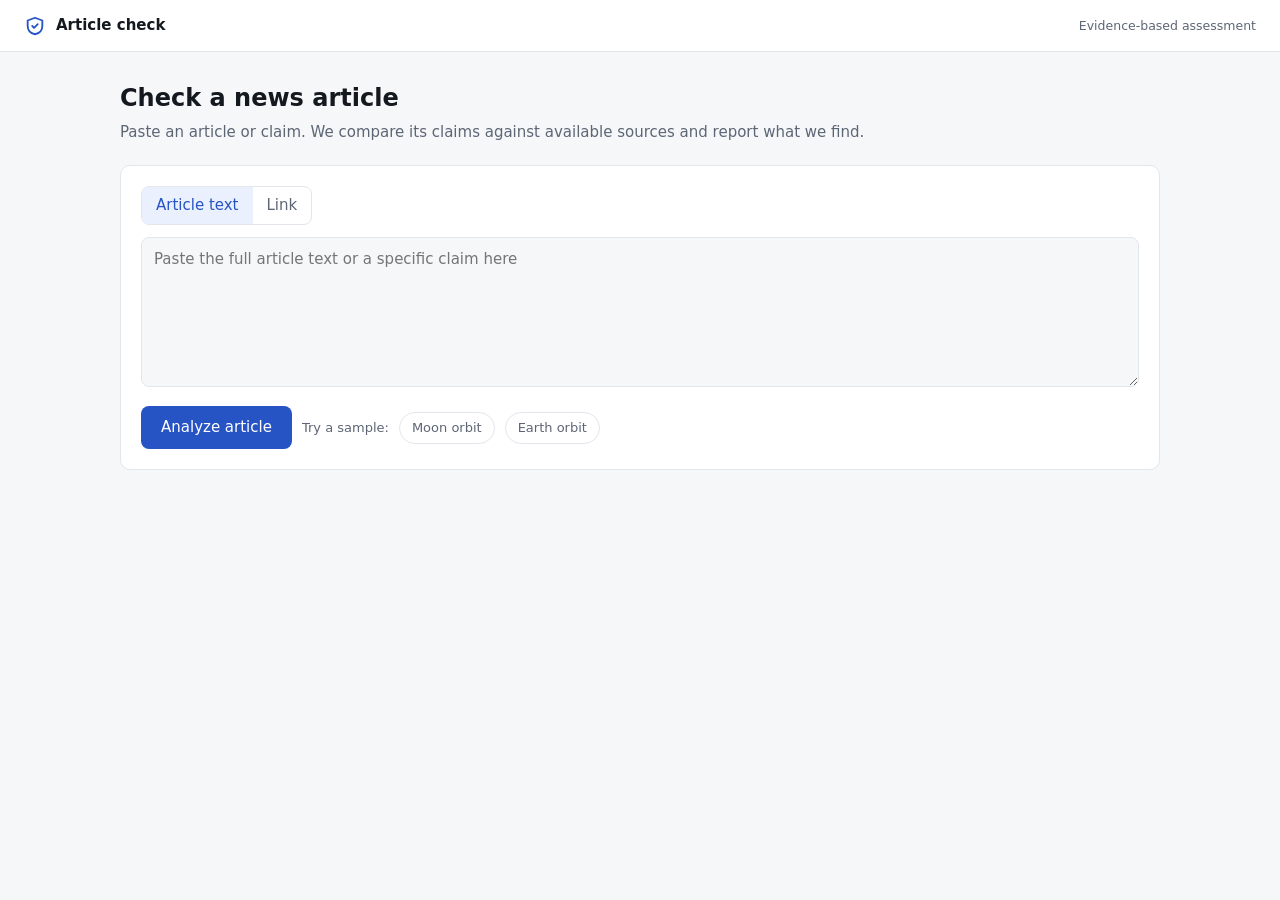
<file: frontend/index.html>
<!doctype html>
<html lang="en">
<head>
  <meta charset="utf-8">
  <meta name="viewport" content="width=device-width, initial-scale=1, viewport-fit=cover">
  <meta name="theme-color" content="#f6f7f9">
  <title>News article verification</title>
  <link rel="stylesheet" href="style.css">
</head>
<body>
  <header>
    <svg width="22" height="22" viewBox="0 0 24 24" fill="none" stroke="currentColor" stroke-width="2" stroke-linecap="round" stroke-linejoin="round" aria-hidden="true">
      <path d="M12 3l8 3v6c0 5-3.5 8-8 9-4.5-1-8-4-8-9V6z"/>
      <path d="M9 12l2 2 4-4"/>
    </svg>
    <span>Article check</span>
    <small>Evidence-based assessment</small>
  </header>
  <main>
    <h1>Check a news article</h1>
    <p class="sub">Paste an article or claim. We compare its claims against available sources and report what we find.</p>
    <section class="card" aria-label="Input">
      <div class="tabs" role="group" aria-label="Input type">
        <button type="button" id="tText" aria-pressed="true">Article text</button>
        <button type="button" id="tUrl" aria-pressed="false">Link</button>
      </div>
      <textarea id="txt" maxlength="20000" placeholder="Paste the full article text or a specific claim here" aria-label="Article text"></textarea>
      <input id="url" type="url" placeholder="https://example.com/news/article" aria-label="Article link" hidden>
      <div class="row">
        <button class="btn" id="go" type="button">Analyze article</button>
        <span class="hint">Try a sample:</span>
        <button class="link" data-sample="The Moon orbits the Earth." type="button">Moon orbit</button>
        <button class="link" data-sample="The Earth revolves around the Sun once approximately every 365.25 days." type="button">Earth orbit</button>
      </div>
      <p class="error" id="error-message" role="alert" hidden></p>
      <div id="progress" aria-live="polite" hidden><ul class="steps" id="steps"></ul></div>
    </section>
    <section id="result" aria-live="polite" hidden></section>
  </main>
  <script src="app.js"></script>
</body>
</html>
</file>
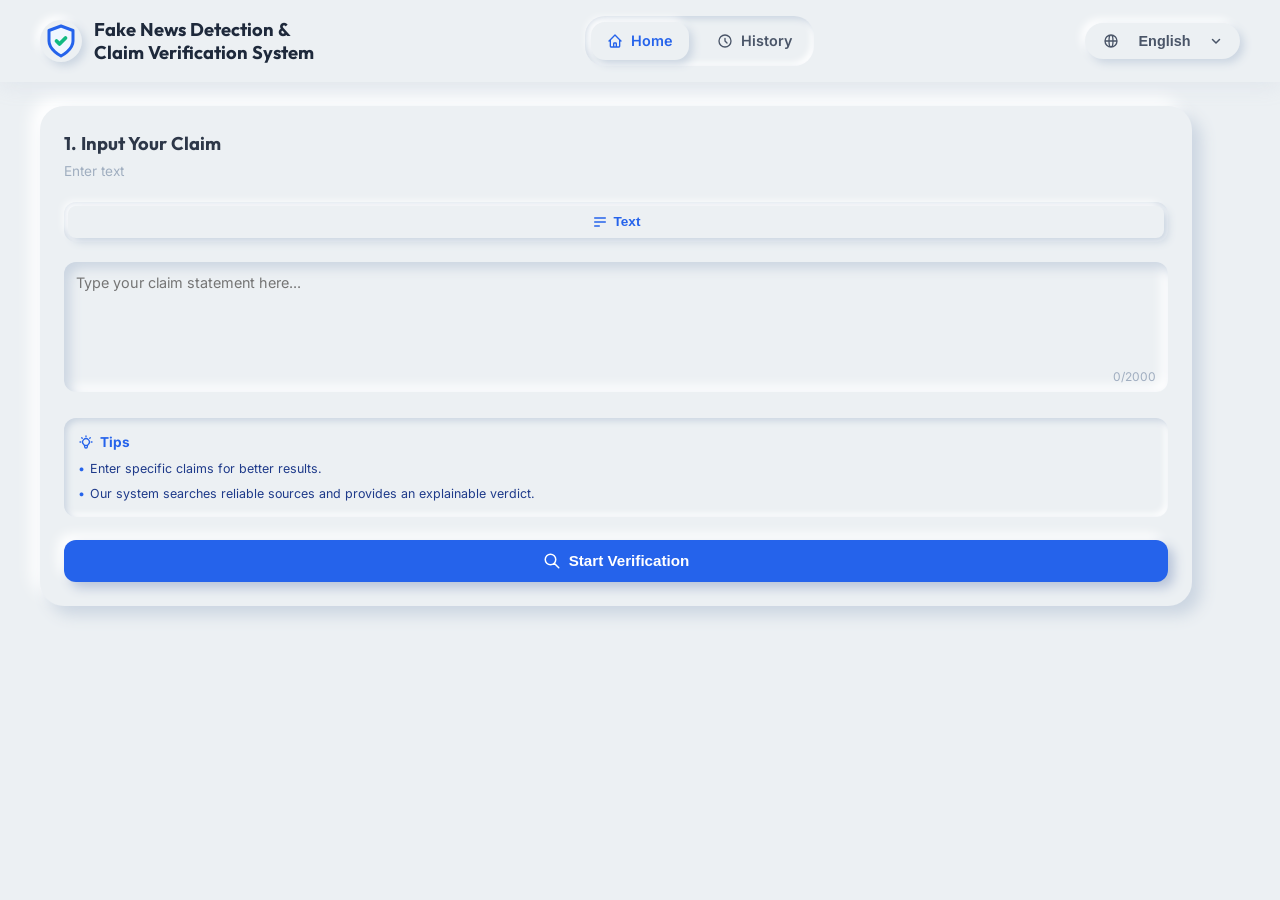
<file: Project/index.html>
<!DOCTYPE html>
<html lang="en">
<head>
  <meta charset="UTF-8">
  <meta name="viewport" content="width=device-width, initial-scale=1.0">
  <title>Fake News Detection & Claim Verification System</title>
  <link rel="stylesheet" href="style.css">
</head>
<body>

  <!-- Header -->
  <header>
    <div class="header-left">
      <div class="logo-icon">
        <svg viewBox="0 0 24 24" fill="none" xmlns="http://www.w3.org/2000/svg" width="36" height="36">
          <path d="M12 22C12 22 20 18 20 12V5L12 2L4 5V12C4 18 12 22 12 22Z" fill="#eff6ff" stroke="#2563eb" stroke-width="2" stroke-linejoin="round"/>
          <path d="M9 12L11 14L15 10" stroke="#10b981" stroke-width="2.5" stroke-linecap="round" stroke-linejoin="round"/>
        </svg>
      </div>
      <div class="logo-text">
        <h1>Fake News Detection <span>&</span><br>Claim Verification System</h1>
      </div>
    </div>

    <nav class="header-nav">
      <a href="#" class="nav-link active" id="nav-home">
        <svg fill="none" stroke="currentColor" viewBox="0 0 24 24" xmlns="http://www.w3.org/2000/svg">
          <path stroke-linecap="round" stroke-linejoin="round" stroke-width="2" d="M3 12l2-2m0 0l7-7 7 7M5 10v10a1 1 0 001 1h3m10-11l2 2m-2-2v10a1 1 0 01-1 1h-3m-6 0a1 1 0 001-1v-4a1 1 0 011-1h2a1 1 0 011 1v4a1 1 0 001 1m-6 0h6"></path>
        </svg>
        Home
      </a>
      <a href="#" class="nav-link" id="nav-history">
        <svg fill="none" stroke="currentColor" viewBox="0 0 24 24" xmlns="http://www.w3.org/2000/svg">
          <path stroke-linecap="round" stroke-linejoin="round" stroke-width="2" d="M12 8v4l3 3m6-3a9 9 0 11-18 0 9 9 0 0118 0z"></path>
        </svg>
        History
      </a>
    </nav>

    <div class="header-right">
      <div class="lang-selector-container">
        <button class="lang-selector-btn" id="lang-btn">
          <svg fill="none" stroke="currentColor" viewBox="0 0 24 24" xmlns="http://www.w3.org/2000/svg" class="globe-icon">
            <path stroke-linecap="round" stroke-linejoin="round" stroke-width="2" d="M21 12a9 9 0 01-9 9m9-9a9 9 0 00-9-9m9 9H3m9 9a9 9 0 01-9-9m9 9c1.657 0 3-4.03 3-9s-1.343-9-3-9m0 18c-1.657 0-3-4.03-3-9s1.343-9 3-9m-9 9a9 9 0 019-9"></path>
          </svg>
          <span id="current-lang">English</span>
          <svg fill="none" stroke="currentColor" viewBox="0 0 24 24" xmlns="http://www.w3.org/2000/svg" class="chevron-icon" style="width:12px; height:12px; stroke-width:3;">
            <path stroke-linecap="round" stroke-linejoin="round" d="M19 9l-7 7-7-7"></path>
          </svg>
        </button>
        <div class="lang-dropdown" id="lang-dropdown">
          <div class="lang-option active" data-lang="en">English</div>
          <div class="lang-option" data-lang="te">తెలుగు (Telugu)</div>
          <div class="lang-option" data-lang="hi">हिन्दी (Hindi)</div>
        </div>
      </div>
    </div>
  </header>

  <!-- Dashboard Container -->
  <div class="dashboard-container">
    
    <!-- Main Content Layout Grid -->
    <main class="main-grid view-section" id="home-view">
      
      <!-- Left Sidebar (Inputs) -->
      <section class="card input-claim-card">
        <div class="sidebar-title-group">
          <h2>1. Input Your Claim</h2>
          <p>Enter text</p>
        </div>

        <div class="tabs-container">
          <button class="tab-btn active" data-tab="text">
            <svg fill="none" stroke="currentColor" viewBox="0 0 24 24" xmlns="http://www.w3.org/2000/svg">
              <path stroke-linecap="round" stroke-linejoin="round" stroke-width="2" d="M4 6h16M4 12h16M4 18h7"></path>
            </svg>
            Text
          </button>
        </div>

        <div class="textarea-container">
          <textarea class="claim-textarea" id="claim-text" placeholder="Type your claim statement here..." maxlength="2000"></textarea>
          <div class="char-counter" id="char-counter">0/2000</div>
        </div>

        <div class="tips-box">
          <div class="tips-header">
            <svg fill="none" stroke="currentColor" viewBox="0 0 24 24" xmlns="http://www.w3.org/2000/svg">
              <path stroke-linecap="round" stroke-linejoin="round" stroke-width="2" d="M9.663 17h4.673M12 3v1m6.364 1.636l-.707.707M21 12h-1M4 12H3m3.343-5.657l-.707-.707m2.828 9.9a5 5 0 117.072 0l-.548.547A3.374 3.374 0 0014 18.469V19a2 2 0 11-4 0v-.531c0-.895-.356-1.754-.988-2.386l-.548-.547z"></path>
            </svg>
            Tips
          </div>
          <ul>
            <li>Enter specific claims for better results.</li>
            <li>Our system searches reliable sources and provides an explainable verdict.</li>
          </ul>
        </div>

        <button class="start-btn" id="start-btn">
          <svg fill="none" stroke="currentColor" viewBox="0 0 24 24" xmlns="http://www.w3.org/2000/svg">
            <path stroke-linecap="round" stroke-linejoin="round" stroke-width="2" d="M21 21l-6-6m2-5a7 7 0 11-14 0 7 7 0 0114 0z"></path>
          </svg>
          Start Verification
        </button>
      </section>

      <div class="dashboard-placeholder" id="dashboard-placeholder"></div>

      <!-- Center Container (Steps Indicator & Step Card) -->
      <section class="center-container dashboard-hidden-on-load">
        

        <p class="steps-desc-banner" id="steps-summary-desc">We verify your claim in 7 simple steps. Click "Next" to see how it works.</p>

        <!-- Center step card -->
        <div class="card step-content-card" id="step-card-container">
          <div class="step-pill" id="step-badge-pill">Step 1 of 7</div>
          
          <div class="step-body-container" id="step-content-body">
            <!-- Content will be dynamically inserted here via app.js -->
            <!-- Initial Step 1 markup shown for instant load and visual clarity -->
            <div class="step-illustration-panel">
              <svg class="svg-illustration" viewBox="0 0 240 240" fill="none" xmlns="http://www.w3.org/2000/svg">
                <!-- Decorative background elements -->
                <circle cx="120" cy="120" r="100" fill="#f0f7ff" />
                <path d="M40 80C30 95 32 120 40 135" stroke="#dbeafe" stroke-width="3" stroke-linecap="round" />
                <path d="M200 160C210 145 208 120 200 105" stroke="#dbeafe" stroke-width="3" stroke-linecap="round" />
                
                <!-- Main News Document -->
                <g filter="url(#drop-shadow)">
                  <rect x="70" y="50" width="100" height="120" rx="8" fill="white" stroke="#e2e8f0" stroke-width="2"/>
                  <!-- News Lines -->
                  <rect x="85" y="65" width="45" height="12" rx="2" fill="#eff6ff" />
                  <line x1="85" y1="92" x2="155" y2="92" stroke="#e2e8f0" stroke-width="3" stroke-linecap="round" />
                  <line x1="85" y1="105" x2="155" y2="105" stroke="#e2e8f0" stroke-width="3" stroke-linecap="round" />
                  <line x1="85" y1="118" x2="135" y2="118" stroke="#e2e8f0" stroke-width="3" stroke-linecap="round" />
                  <line x1="85" y1="131" x2="145" y2="131" stroke="#e2e8f0" stroke-width="3" stroke-linecap="round" />
                </g>

                <!-- Warning exclamation icon (Bottom Left) -->
                <circle cx="65" cy="165" r="16" fill="#ef4444" stroke="white" stroke-width="3" />
                <path d="M65 158V166M65 171H65.01" stroke="white" stroke-width="3" stroke-linecap="round" />

                <!-- Magnifier glass overlapping (Right Bottom) -->
                <g filter="url(#drop-shadow-heavy)">
                  <circle cx="130" cy="130" r="24" fill="white" stroke="#2563eb" stroke-width="4" />
                  <line x1="147" y1="147" x2="175" y2="175" stroke="#2563eb" stroke-width="5" stroke-linecap="round" />
                  <!-- Checkmark inside magnifier representing input verify state -->
                  <path d="M122 130L127 135L138 124" stroke="#10b981" stroke-width="3" stroke-linecap="round" stroke-linejoin="round" />
                </g>

                <defs>
                  <filter id="drop-shadow" x="60" y="44" width="120" height="140" filterUnits="userSpaceOnUse">
                    <feDropShadow dx="0" dy="4" stdDeviation="6" flood-color="#0f172a" flood-opacity="0.05"/>
                  </filter>
                  <filter id="drop-shadow-heavy" x="98" y="98" width="90" height="90" filterUnits="userSpaceOnUse">
                    <feDropShadow dx="2" dy="8" stdDeviation="6" flood-color="#1e3a8a" flood-opacity="0.12"/>
                  </filter>
                </defs>
              </svg>
            </div>

            <div class="step-details-panel">
              <div class="step-title-group">
                <div class="step-title-icon">
                  <svg fill="none" stroke="currentColor" viewBox="0 0 24 24" xmlns="http://www.w3.org/2000/svg">
                    <path stroke-linecap="round" stroke-linejoin="round" stroke-width="2" d="M11 5H6a2 2 0 00-2 2v11a2 2 0 002 2h11a2 2 0 002-2v-5m-1.414-9.414a2 2 0 112.828 2.828L11.828 15H9v-2.828l8.586-8.586z"></path>
                  </svg>
                </div>
                <h2>Input Claim</h2>
              </div>
              <p>We have received your claim. Click "Next" to continue.</p>
              
              <div class="your-claim-box">
                <h4>Your Claim</h4>
                <p id="claim-display-card">No claim entered yet. Type above to start.</p>
              </div>
            </div>
          </div>

          <div class="step-navigation-container">
            <button class="step-nav-btn" id="prev-step-btn" style="display:none;">
              <svg fill="none" stroke="currentColor" viewBox="0 0 24 24" xmlns="http://www.w3.org/2000/svg">
                <path stroke-linecap="round" stroke-linejoin="round" d="M15 19l-7-7 7-7"></path>
              </svg>
              Back
            </button>
            <button class="step-nav-btn primary-nav-btn" id="next-step-btn">
              Next
              <svg fill="none" stroke="currentColor" viewBox="0 0 24 24" xmlns="http://www.w3.org/2000/svg">
                <path stroke-linecap="round" stroke-linejoin="round" d="M9 5l7 7-7 7"></path>
              </svg>
            </button>
          </div>
        </div>

      </section>

      <!-- Right Sidebar (Progress Overview) -->
      <section class="card progress-sidebar-card dashboard-hidden-on-load">
        <h2 class="sidebar-heading">Progress Overview</h2>
        
        <div class="checklist-container">
          <div class="checklist-item active" data-sidebar-step="1">
            <div class="checklist-circle">1</div>
            <span class="checklist-text">Input Claim</span>
          </div>
          <div class="checklist-item" data-sidebar-step="2">
            <div class="checklist-circle">2</div>
            <span class="checklist-text">Extract Text</span>
          </div>
          <div class="checklist-item" data-sidebar-step="3">
            <div class="checklist-circle">3</div>
            <span class="checklist-text">NLP Analysis</span>
          </div>
          <div class="checklist-item" data-sidebar-step="4">
            <div class="checklist-circle">4</div>
            <span class="checklist-text">Search Evidence</span>
          </div>
          <div class="checklist-item" data-sidebar-step="5">
            <div class="checklist-circle">5</div>
            <span class="checklist-text">Verify Sources</span>
          </div>
          <div class="checklist-item" data-sidebar-step="6">
            <div class="checklist-circle">6</div>
            <span class="checklist-text">Compare & Evaluate</span>
          </div>
          <div class="checklist-item" data-sidebar-step="7">
            <div class="checklist-circle">7</div>
            <span class="checklist-text">Final Verdict</span>
          </div>
        </div>
      </section>

      <!-- Bottom Panel (Verdict Results) -->
      <section class="card results-card dashboard-hidden-on-load">
        <div class="results-header-container">
          <svg fill="none" stroke="currentColor" viewBox="0 0 24 24" xmlns="http://www.w3.org/2000/svg">
            <path stroke-linecap="round" stroke-linejoin="round" stroke-width="2" d="M8 11V7a4 4 0 118 0m-4 8v2m-6 4h12a2 2 0 002-2v-6a2 2 0 00-2-2H6a2 2 0 00-2 2v6a2 2 0 002 2z"></path>
          </svg>
          <h2>Final Result (Available after Step 7)</h2>
        </div>

        <div class="results-grid">
          <!-- Widget 1: Verdict -->
          <div class="result-widget locked verdict-widget" id="widget-verdict">
            <span class="result-widget-title">Verdict</span>
            <div class="result-widget-content verdict-text">-</div>
            <span class="result-widget-subtext">Will be shown at the end</span>
            <div class="widget-lock-icon">
              <svg fill="none" stroke="currentColor" viewBox="0 0 24 24" xmlns="http://www.w3.org/2000/svg" width="16" height="16">
                <path stroke-linecap="round" stroke-linejoin="round" stroke-width="2" d="M12 15v2m-6 4h12a2 2 0 002-2v-6a2 2 0 00-2-2H6a2 2 0 00-2 2v6a2 2 0 002 2zm10-10V7a4 4 0 00-8 0v4h8z"></path>
              </svg>
            </div>
          </div>

          <!-- Widget 2: Confidence Score -->
          <div class="result-widget locked" id="widget-confidence">
            <span class="result-widget-title">Confidence Score</span>
            <div class="result-widget-content">
              <svg class="confidence-chart-svg" viewBox="0 0 44 44">
                <circle class="confidence-chart-bg" cx="22" cy="22" r="20" />
                <circle class="confidence-chart-fg" id="confidence-circle" cx="22" cy="22" r="20" />
                <text class="confidence-text" id="confidence-text" x="50%" y="55%" dominant-baseline="middle" text-anchor="middle">-%</text>
              </svg>
            </div>
            <span class="result-widget-subtext">Will be shown at the end</span>
            <div class="widget-lock-icon">
              <svg fill="none" stroke="currentColor" viewBox="0 0 24 24" xmlns="http://www.w3.org/2000/svg" width="16" height="16">
                <path stroke-linecap="round" stroke-linejoin="round" stroke-width="2" d="M12 15v2m-6 4h12a2 2 0 002-2v-6a2 2 0 00-2-2H6a2 2 0 00-2 2v6a2 2 0 002 2zm10-10V7a4 4 0 00-8 0v4h8z"></path>
              </svg>
            </div>
          </div>

          <!-- Widget 3: Claim Type -->
          <div class="result-widget locked" id="widget-type">
            <span class="result-widget-title">Claim Type</span>
            <div class="result-widget-content" id="type-text">-</div>
            <span class="result-widget-subtext">Will be shown at the end</span>
            <div class="widget-lock-icon">
              <svg fill="none" stroke="currentColor" viewBox="0 0 24 24" xmlns="http://www.w3.org/2000/svg" width="16" height="16">
                <path stroke-linecap="round" stroke-linejoin="round" stroke-width="2" d="M12 15v2m-6 4h12a2 2 0 002-2v-6a2 2 0 00-2-2H6a2 2 0 00-2 2v6a2 2 0 002 2zm10-10V7a4 4 0 00-8 0v4h8z"></path>
              </svg>
            </div>
          </div>

          <!-- Widget 4: Explanation (Why?) -->
          <div class="result-widget locked" id="widget-explanation">
            <span class="result-widget-title">Explanation (Why?)</span>
            <div class="result-widget-content" id="explanation-text" style="font-size: 0.8rem; font-weight: 500; line-height: 1.4;">-</div>
            <span class="result-widget-subtext">Will be shown at the end</span>
            <div class="widget-lock-icon">
              <svg fill="none" stroke="currentColor" viewBox="0 0 24 24" xmlns="http://www.w3.org/2000/svg" width="16" height="16">
                <path stroke-linecap="round" stroke-linejoin="round" stroke-width="2" d="M12 15v2m-6 4h12a2 2 0 002-2v-6a2 2 0 00-2-2H6a2 2 0 00-2 2v6a2 2 0 002 2zm10-10V7a4 4 0 00-8 0v4h8z"></path>
              </svg>
            </div>
          </div>

          <!-- Widget 5: Top Sources -->
          <div class="result-widget locked" id="widget-sources">
            <span class="result-widget-title">Top Sources</span>
            <div class="result-widget-content" id="sources-text" style="font-size: 0.8rem; font-weight: 500; line-height: 1.4;">-</div>
            <span class="result-widget-subtext">Will be shown at the end</span>
            <div class="widget-lock-icon">
              <svg fill="none" stroke="currentColor" viewBox="0 0 24 24" xmlns="http://www.w3.org/2000/svg" width="16" height="16">
                <path stroke-linecap="round" stroke-linejoin="round" stroke-width="2" d="M12 15v2m-6 4h12a2 2 0 002-2v-6a2 2 0 00-2-2H6a2 2 0 00-2 2v6a2 2 0 002 2zm10-10V7a4 4 0 00-8 0v4h8z"></path>
              </svg>
            </div>
          </div>

        </div>

        <div class="results-alert-banner" id="results-banner">
          <svg fill="none" stroke="currentColor" viewBox="0 0 24 24" xmlns="http://www.w3.org/2000/svg">
            <path stroke-linecap="round" stroke-linejoin="round" stroke-width="2" d="M13 16h-1v-4h-1m1-4h.01M21 12a9 9 0 11-18 0 9 9 0 0118 0z"></path>
          </svg>
          <span>Please go through all 7 steps. The complete analysis and final verdict will be displayed at the end.</span>
        </div>
      </section>

    </main>

    <!-- History View -->
    <section class="view-section card" id="history-view" style="display: none;">
      <div class="view-header">
        <h2>Claim Verification History</h2>
        <p>A history of verified claims processed by this workspace.</p>
      </div>
      <div class="history-table-container">
        <table class="history-table">
          <thead>
            <tr>
              <th>Claim Statement</th>
              <th>Verdict</th>
              <th>Confidence</th>
              <th>Category</th>
              <th>Timestamp</th>
              <th>Actions</th>
            </tr>
          </thead>
          <tbody id="history-table-body">
            <!-- Dynamically populated in app.js -->
          </tbody>
        </table>
      </div>
    </section>

    <!-- How it Works View -->
    <section class="view-section card" id="how-view" style="display: none;">
      <div class="view-header">
        <h2>How it Works</h2>
        <p>Understanding the automated 7-step claim verification engine.</p>
      </div>
      
      <div class="how-it-works-grid">
        <div class="how-step-card">
          <div class="how-step-num" style="background-color: var(--step-1);">1</div>
          <h3>Input Claim</h3>
          <p>Submit claims through manual text entry, OCR image parsing, or PDF document reading.</p>
        </div>
        <div class="how-step-card">
          <div class="how-step-num" style="background-color: var(--step-2);">2</div>
          <h3>Extract Text</h3>
          <p>System automatically normalizes spacing, strips formatting, and reads character sets via OCR scanner.</p>
        </div>
        <div class="how-step-card">
          <div class="how-step-num" style="background-color: var(--step-3);">3</div>
          <h3>NLP Analysis</h3>
          <p>Natural Language Processing evaluates stance (alarmist/speculative), sentiment (neutral/toxic), and maps named entities.</p>
        </div>
        <div class="how-step-card">
          <div class="how-step-num" style="background-color: var(--step-4);">4</div>
          <h3>Search Evidence</h3>
          <p>Engine compiles queries to search news indexes, global APIs, and established verification registries in real time.</p>
        </div>
        <div class="how-step-card">
          <div class="how-step-num" style="background-color: var(--step-5);">5</div>
          <h3>Verify Sources</h3>
          <p>Cross-references target domains against credibility weights (e.g. government registers vs self-published blogs).</p>
        </div>
        <div class="how-step-card">
          <div class="how-step-num" style="background-color: var(--step-6);">6</div>
          <h3>Compare & Evaluate</h3>
          <p>Conducts alignment analysis comparing statement claims directly with evidence quotes to check contradiction levels.</p>
        </div>
        <div class="how-step-card">
          <div class="how-step-num" style="background-color: var(--step-7);">7</div>
          <h3>Final Verdict</h3>
          <p>Calculates confidence percentages, maps reliability stars, outlines final verdicts (True/False/Misleading), and writes explanations.</p>
        </div>
      </div>
    </section>

    <!-- About Us View -->
    <section class="view-section card" id="about-view" style="display: none;">
      <div class="view-header">
        <h2>About Us</h2>
        <p>Fake News Detection & Claim Verification System.</p>
      </div>
      
      <div class="about-content-layout">
        <div class="about-main-text">
          <h3>Our Mission</h3>
          <p>Misinformation weakens democratic institutions and compromises collective action on health, science, and policy. Our mission is to engineer transparent, explainable machine-checking interfaces that cross-reference claims against authoritative sources, providing public confidence audits for information consumed online.</p>
          
          <h3>Core Technology Stack</h3>
          <p>The system leverages semantic similarity indices, named entity tokenizers, custom search API crawlers, and a curated source reputation directory. The interface is optimized to deliver comprehensive explainable evidence rather than arbitrary boolean verdicts.</p>
        </div>
        
        <div class="about-sidebar-principles">
          <div class="principle-item">
            <h4>Objectivity</h4>
            <p>Decisions are weighted strictly based on evidence citations from authoritative domains, minimizing indexing bias.</p>
          </div>
          <div class="principle-item">
            <h4>Transparency</h4>
            <p>All source citations, trust metrics, and matching quotes are exposed to the user for direct verification.</p>
          </div>
          <div class="principle-item">
            <h4>Speed & Precision</h4>
            <p>Multi-threaded NLP pipelines scan, evaluate, and formulate results within seconds of query trigger.</p>
          </div>
        </div>
      </div>
    </section>

  </div>



  <script src="app.js"></script>
</body>
</html>
</file>
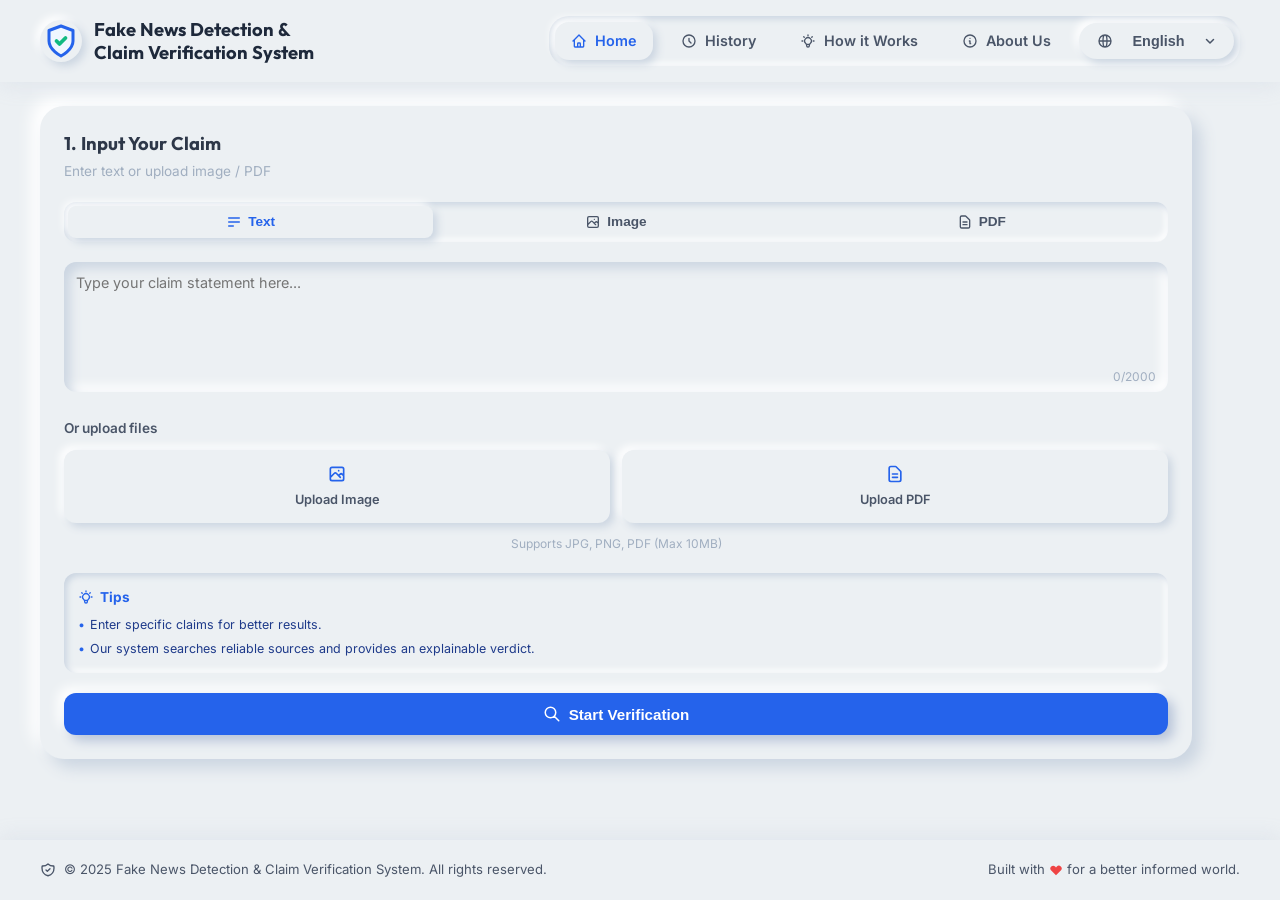
<file: archive/project-legacy/index.html>
<!DOCTYPE html>
<html lang="en">
<head>
  <meta charset="UTF-8">
  <meta name="viewport" content="width=device-width, initial-scale=1.0">
  <title>Fake News Detection & Claim Verification System</title>
  <link rel="stylesheet" href="style.css">
</head>
<body>

  <!-- Header -->
  <header>
    <div class="header-left">
      <div class="logo-icon">
        <svg viewBox="0 0 24 24" fill="none" xmlns="http://www.w3.org/2000/svg" width="36" height="36">
          <path d="M12 22C12 22 20 18 20 12V5L12 2L4 5V12C4 18 12 22 12 22Z" fill="#eff6ff" stroke="#2563eb" stroke-width="2" stroke-linejoin="round"/>
          <path d="M9 12L11 14L15 10" stroke="#10b981" stroke-width="2.5" stroke-linecap="round" stroke-linejoin="round"/>
        </svg>
      </div>
      <div class="logo-text">
        <h1>Fake News Detection <span>&</span><br>Claim Verification System</h1>
      </div>
    </div>

    <nav class="header-nav">
      <a href="#" class="nav-link active" id="nav-home">
        <svg fill="none" stroke="currentColor" viewBox="0 0 24 24" xmlns="http://www.w3.org/2000/svg">
          <path stroke-linecap="round" stroke-linejoin="round" stroke-width="2" d="M3 12l2-2m0 0l7-7 7 7M5 10v10a1 1 0 001 1h3m10-11l2 2m-2-2v10a1 1 0 01-1 1h-3m-6 0a1 1 0 001-1v-4a1 1 0 011-1h2a1 1 0 011 1v4a1 1 0 001 1m-6 0h6"></path>
        </svg>
        Home
      </a>
      <a href="#" class="nav-link" id="nav-history">
        <svg fill="none" stroke="currentColor" viewBox="0 0 24 24" xmlns="http://www.w3.org/2000/svg">
          <path stroke-linecap="round" stroke-linejoin="round" stroke-width="2" d="M12 8v4l3 3m6-3a9 9 0 11-18 0 9 9 0 0118 0z"></path>
        </svg>
        History
      </a>
      <a href="#" class="nav-link" id="nav-how">
        <svg fill="none" stroke="currentColor" viewBox="0 0 24 24" xmlns="http://www.w3.org/2000/svg">
          <path stroke-linecap="round" stroke-linejoin="round" stroke-width="2" d="M9.663 17h4.673M12 3v1m6.364 1.636l-.707.707M21 12h-1M4 12H3m3.343-5.657l-.707-.707m2.828 9.9a5 5 0 117.072 0l-.548.547A3.374 3.374 0 0014 18.469V19a2 2 0 11-4 0v-.531c0-.895-.356-1.754-.988-2.386l-.548-.547z"></path>
        </svg>
        How it Works
      </a>
      <a href="#" class="nav-link" id="nav-about">
        <svg fill="none" stroke="currentColor" viewBox="0 0 24 24" xmlns="http://www.w3.org/2000/svg">
          <path stroke-linecap="round" stroke-linejoin="round" stroke-width="2" d="M13 16h-1v-4h-1m1-4h.01M21 12a9 9 0 11-18 0 9 9 0 0118 0z"></path>
        </svg>
        About Us
      </a>

    <div class="header-right">
      <div class="lang-selector-container">
        <button class="lang-selector-btn" id="lang-btn">
          <svg fill="none" stroke="currentColor" viewBox="0 0 24 24" xmlns="http://www.w3.org/2000/svg" class="globe-icon">
            <path stroke-linecap="round" stroke-linejoin="round" stroke-width="2" d="M21 12a9 9 0 01-9 9m9-9a9 9 0 00-9-9m9 9H3m9 9a9 9 0 01-9-9m9 9c1.657 0 3-4.03 3-9s-1.343-9-3-9m0 18c-1.657 0-3-4.03-3-9s1.343-9 3-9m-9 9a9 9 0 019-9"></path>
          </svg>
          <span id="current-lang">English</span>
          <svg fill="none" stroke="currentColor" viewBox="0 0 24 24" xmlns="http://www.w3.org/2000/svg" class="chevron-icon" style="width:12px; height:12px; stroke-width:3;">
            <path stroke-linecap="round" stroke-linejoin="round" d="M19 9l-7 7-7-7"></path>
          </svg>
        </button>
        <div class="lang-dropdown" id="lang-dropdown">
          <div class="lang-option active" data-lang="en">English</div>
          <div class="lang-option" data-lang="te">తెలుగు (Telugu)</div>
          <div class="lang-option" data-lang="hi">हिन्दी (Hindi)</div>
        </div>
      </div>
    </div>
  </header>

  <!-- Dashboard Container -->
  <div class="dashboard-container">
    
    <!-- Main Content Layout Grid -->
    <main class="main-grid view-section" id="home-view">
      
      <!-- Left Sidebar (Inputs) -->
      <section class="card input-claim-card">
        <div class="sidebar-title-group">
          <h2>1. Input Your Claim</h2>
          <p>Enter text or upload image / PDF</p>
        </div>

        <div class="tabs-container">
          <button class="tab-btn active" data-tab="text">
            <svg fill="none" stroke="currentColor" viewBox="0 0 24 24" xmlns="http://www.w3.org/2000/svg">
              <path stroke-linecap="round" stroke-linejoin="round" stroke-width="2" d="M4 6h16M4 12h16M4 18h7"></path>
            </svg>
            Text
          </button>
          <button class="tab-btn" data-tab="image">
            <svg fill="none" stroke="currentColor" viewBox="0 0 24 24" xmlns="http://www.w3.org/2000/svg">
              <path stroke-linecap="round" stroke-linejoin="round" stroke-width="2" d="M4 16l4.586-4.586a2 2 0 012.828 0L16 16m-2-2l1.586-1.586a2 2 0 012.828 0L20 14m-6-6h.01M6 20h12a2 2 0 002-2V6a2 2 0 00-2-2H6a2 2 0 00-2 2v12a2 2 0 002 2z"></path>
            </svg>
            Image
          </button>
          <button class="tab-btn" data-tab="pdf">
            <svg fill="none" stroke="currentColor" viewBox="0 0 24 24" xmlns="http://www.w3.org/2000/svg">
              <path stroke-linecap="round" stroke-linejoin="round" stroke-width="2" d="M9 12h6m-6 4h6m2 5H7a2 2 0 01-2-2V5a2 2 0 012-2h5.586a1 1 0 01.707.293l5.414 5.414a1 1 0 01.293.707V19a2 2 0 01-2 2z"></path>
            </svg>
            PDF
          </button>
        </div>

        <div class="textarea-container">
          <textarea class="claim-textarea" id="claim-text" placeholder="Type your claim statement here..." maxlength="2000"></textarea>
          <div class="char-counter" id="char-counter">0/2000</div>
        </div>

        <div class="file-upload-section">
          <h3>Or upload files</h3>
          <div class="upload-btn-container">
            <label class="upload-btn-label" for="image-upload">
              <svg fill="none" stroke="currentColor" viewBox="0 0 24 24" xmlns="http://www.w3.org/2000/svg">
                <path stroke-linecap="round" stroke-linejoin="round" stroke-width="2" d="M4 16l4.586-4.586a2 2 0 012.828 0L16 16m-2-2l1.586-1.586a2 2 0 012.828 0L20 14m-6-6h.01M6 20h12a2 2 0 002-2V6a2 2 0 00-2-2H6a2 2 0 00-2 2v12a2 2 0 002 2z"></path>
              </svg>
              <span>Upload Image</span>
            </label>
            <input type="file" id="image-upload" class="file-input" accept="image/*">

            <label class="upload-btn-label" for="pdf-upload">
              <svg fill="none" stroke="currentColor" viewBox="0 0 24 24" xmlns="http://www.w3.org/2000/svg">
                <path stroke-linecap="round" stroke-linejoin="round" stroke-width="2" d="M9 12h6m-6 4h6m2 5H7a2 2 0 01-2-2V5a2 2 0 012-2h5.586a1 1 0 01.707.293l5.414 5.414a1 1 0 01.293.707V19a2 2 0 01-2 2z"></path>
              </svg>
              <span>Upload PDF</span>
            </label>
            <input type="file" id="pdf-upload" class="file-input" accept="application/pdf">
          </div>
          <p class="upload-info-text">Supports JPG, PNG, PDF (Max 10MB)</p>
        </div>

        <div class="tips-box">
          <div class="tips-header">
            <svg fill="none" stroke="currentColor" viewBox="0 0 24 24" xmlns="http://www.w3.org/2000/svg">
              <path stroke-linecap="round" stroke-linejoin="round" stroke-width="2" d="M9.663 17h4.673M12 3v1m6.364 1.636l-.707.707M21 12h-1M4 12H3m3.343-5.657l-.707-.707m2.828 9.9a5 5 0 117.072 0l-.548.547A3.374 3.374 0 0014 18.469V19a2 2 0 11-4 0v-.531c0-.895-.356-1.754-.988-2.386l-.548-.547z"></path>
            </svg>
            Tips
          </div>
          <ul>
            <li>Enter specific claims for better results.</li>
            <li>Our system searches reliable sources and provides an explainable verdict.</li>
          </ul>
        </div>

        <button class="start-btn" id="start-btn">
          <svg fill="none" stroke="currentColor" viewBox="0 0 24 24" xmlns="http://www.w3.org/2000/svg">
            <path stroke-linecap="round" stroke-linejoin="round" stroke-width="2" d="M21 21l-6-6m2-5a7 7 0 11-14 0 7 7 0 0114 0z"></path>
          </svg>
          Start Verification
        </button>
      </section>

      <div class="dashboard-placeholder" id="dashboard-placeholder"></div>

      <!-- Center Container (Steps Indicator & Step Card) -->
      <section class="center-container dashboard-hidden-on-load">
        

        <p class="steps-desc-banner" id="steps-summary-desc">We verify your claim in 7 simple steps. Click "Next" to see how it works.</p>

        <!-- Center step card -->
        <div class="card step-content-card" id="step-card-container">
          <div class="step-pill" id="step-badge-pill">Step 1 of 7</div>
          
          <div class="step-body-container" id="step-content-body">
            <!-- Content will be dynamically inserted here via app.js -->
            <!-- Initial Step 1 markup shown for instant load and visual clarity -->
            <div class="step-illustration-panel">
              <svg class="svg-illustration" viewBox="0 0 240 240" fill="none" xmlns="http://www.w3.org/2000/svg">
                <!-- Decorative background elements -->
                <circle cx="120" cy="120" r="100" fill="#f0f7ff" />
                <path d="M40 80C30 95 32 120 40 135" stroke="#dbeafe" stroke-width="3" stroke-linecap="round" />
                <path d="M200 160C210 145 208 120 200 105" stroke="#dbeafe" stroke-width="3" stroke-linecap="round" />
                
                <!-- Main News Document -->
                <g filter="url(#drop-shadow)">
                  <rect x="70" y="50" width="100" height="120" rx="8" fill="white" stroke="#e2e8f0" stroke-width="2"/>
                  <!-- News Lines -->
                  <rect x="85" y="65" width="45" height="12" rx="2" fill="#eff6ff" />
                  <line x1="85" y1="92" x2="155" y2="92" stroke="#e2e8f0" stroke-width="3" stroke-linecap="round" />
                  <line x1="85" y1="105" x2="155" y2="105" stroke="#e2e8f0" stroke-width="3" stroke-linecap="round" />
                  <line x1="85" y1="118" x2="135" y2="118" stroke="#e2e8f0" stroke-width="3" stroke-linecap="round" />
                  <line x1="85" y1="131" x2="145" y2="131" stroke="#e2e8f0" stroke-width="3" stroke-linecap="round" />
                </g>

                <!-- Warning exclamation icon (Bottom Left) -->
                <circle cx="65" cy="165" r="16" fill="#ef4444" stroke="white" stroke-width="3" />
                <path d="M65 158V166M65 171H65.01" stroke="white" stroke-width="3" stroke-linecap="round" />

                <!-- Magnifier glass overlapping (Right Bottom) -->
                <g filter="url(#drop-shadow-heavy)">
                  <circle cx="130" cy="130" r="24" fill="white" stroke="#2563eb" stroke-width="4" />
                  <line x1="147" y1="147" x2="175" y2="175" stroke="#2563eb" stroke-width="5" stroke-linecap="round" />
                  <!-- Checkmark inside magnifier representing input verify state -->
                  <path d="M122 130L127 135L138 124" stroke="#10b981" stroke-width="3" stroke-linecap="round" stroke-linejoin="round" />
                </g>

                <defs>
                  <filter id="drop-shadow" x="60" y="44" width="120" height="140" filterUnits="userSpaceOnUse">
                    <feDropShadow dx="0" dy="4" stdDeviation="6" flood-color="#0f172a" flood-opacity="0.05"/>
                  </filter>
                  <filter id="drop-shadow-heavy" x="98" y="98" width="90" height="90" filterUnits="userSpaceOnUse">
                    <feDropShadow dx="2" dy="8" stdDeviation="6" flood-color="#1e3a8a" flood-opacity="0.12"/>
                  </filter>
                </defs>
              </svg>
            </div>

            <div class="step-details-panel">
              <div class="step-title-group">
                <div class="step-title-icon">
                  <svg fill="none" stroke="currentColor" viewBox="0 0 24 24" xmlns="http://www.w3.org/2000/svg">
                    <path stroke-linecap="round" stroke-linejoin="round" stroke-width="2" d="M11 5H6a2 2 0 00-2 2v11a2 2 0 002 2h11a2 2 0 002-2v-5m-1.414-9.414a2 2 0 112.828 2.828L11.828 15H9v-2.828l8.586-8.586z"></path>
                  </svg>
                </div>
                <h2>Input Claim</h2>
              </div>
              <p>We have received your claim. Click "Next" to continue.</p>
              
              <div class="your-claim-box">
                <h4>Your Claim</h4>
                <p id="claim-display-card">No claim entered yet. Type above to start.</p>
              </div>
            </div>
          </div>

          <div class="step-navigation-container">
            <button class="step-nav-btn" id="prev-step-btn" style="display:none;">
              <svg fill="none" stroke="currentColor" viewBox="0 0 24 24" xmlns="http://www.w3.org/2000/svg">
                <path stroke-linecap="round" stroke-linejoin="round" d="M15 19l-7-7 7-7"></path>
              </svg>
              Back
            </button>
            <button class="step-nav-btn primary-nav-btn" id="next-step-btn">
              Next
              <svg fill="none" stroke="currentColor" viewBox="0 0 24 24" xmlns="http://www.w3.org/2000/svg">
                <path stroke-linecap="round" stroke-linejoin="round" d="M9 5l7 7-7 7"></path>
              </svg>
            </button>
          </div>
        </div>

      </section>

      <!-- Right Sidebar (Progress Overview) -->
      <section class="card progress-sidebar-card dashboard-hidden-on-load">
        <h2 class="sidebar-heading">Progress Overview</h2>
        
        <div class="checklist-container">
          <div class="checklist-item active" data-sidebar-step="1">
            <div class="checklist-circle">1</div>
            <span class="checklist-text">Input Claim</span>
          </div>
          <div class="checklist-item" data-sidebar-step="2">
            <div class="checklist-circle">2</div>
            <span class="checklist-text">Extract Text</span>
          </div>
          <div class="checklist-item" data-sidebar-step="3">
            <div class="checklist-circle">3</div>
            <span class="checklist-text">NLP Analysis</span>
          </div>
          <div class="checklist-item" data-sidebar-step="4">
            <div class="checklist-circle">4</div>
            <span class="checklist-text">Search Evidence</span>
          </div>
          <div class="checklist-item" data-sidebar-step="5">
            <div class="checklist-circle">5</div>
            <span class="checklist-text">Verify Sources</span>
          </div>
          <div class="checklist-item" data-sidebar-step="6">
            <div class="checklist-circle">6</div>
            <span class="checklist-text">Compare & Evaluate</span>
          </div>
          <div class="checklist-item" data-sidebar-step="7">
            <div class="checklist-circle">7</div>
            <span class="checklist-text">Final Verdict</span>
          </div>
        </div>
      </section>

      <!-- Bottom Panel (Verdict Results) -->
      <section class="card results-card dashboard-hidden-on-load">
        <div class="results-header-container">
          <svg fill="none" stroke="currentColor" viewBox="0 0 24 24" xmlns="http://www.w3.org/2000/svg">
            <path stroke-linecap="round" stroke-linejoin="round" stroke-width="2" d="M8 11V7a4 4 0 118 0m-4 8v2m-6 4h12a2 2 0 002-2v-6a2 2 0 00-2-2H6a2 2 0 00-2 2v6a2 2 0 002 2z"></path>
          </svg>
          <h2>Final Result (Available after Step 7)</h2>
        </div>

        <div class="results-grid">
          <!-- Widget 1: Verdict -->
          <div class="result-widget locked verdict-widget" id="widget-verdict">
            <span class="result-widget-title">Verdict</span>
            <div class="result-widget-content verdict-text">-</div>
            <span class="result-widget-subtext">Will be shown at the end</span>
            <div class="widget-lock-icon">
              <svg fill="none" stroke="currentColor" viewBox="0 0 24 24" xmlns="http://www.w3.org/2000/svg" width="16" height="16">
                <path stroke-linecap="round" stroke-linejoin="round" stroke-width="2" d="M12 15v2m-6 4h12a2 2 0 002-2v-6a2 2 0 00-2-2H6a2 2 0 00-2 2v6a2 2 0 002 2zm10-10V7a4 4 0 00-8 0v4h8z"></path>
              </svg>
            </div>
          </div>

          <!-- Widget 2: Confidence Score -->
          <div class="result-widget locked" id="widget-confidence">
            <span class="result-widget-title">Confidence Score</span>
            <div class="result-widget-content">
              <svg class="confidence-chart-svg" viewBox="0 0 44 44">
                <circle class="confidence-chart-bg" cx="22" cy="22" r="20" />
                <circle class="confidence-chart-fg" id="confidence-circle" cx="22" cy="22" r="20" />
                <text class="confidence-text" id="confidence-text" x="50%" y="55%" dominant-baseline="middle" text-anchor="middle">-%</text>
              </svg>
            </div>
            <span class="result-widget-subtext">Will be shown at the end</span>
            <div class="widget-lock-icon">
              <svg fill="none" stroke="currentColor" viewBox="0 0 24 24" xmlns="http://www.w3.org/2000/svg" width="16" height="16">
                <path stroke-linecap="round" stroke-linejoin="round" stroke-width="2" d="M12 15v2m-6 4h12a2 2 0 002-2v-6a2 2 0 00-2-2H6a2 2 0 00-2 2v6a2 2 0 002 2zm10-10V7a4 4 0 00-8 0v4h8z"></path>
              </svg>
            </div>
          </div>

          <!-- Widget 3: Claim Type -->
          <div class="result-widget locked" id="widget-type">
            <span class="result-widget-title">Claim Type</span>
            <div class="result-widget-content" id="type-text">-</div>
            <span class="result-widget-subtext">Will be shown at the end</span>
            <div class="widget-lock-icon">
              <svg fill="none" stroke="currentColor" viewBox="0 0 24 24" xmlns="http://www.w3.org/2000/svg" width="16" height="16">
                <path stroke-linecap="round" stroke-linejoin="round" stroke-width="2" d="M12 15v2m-6 4h12a2 2 0 002-2v-6a2 2 0 00-2-2H6a2 2 0 00-2 2v6a2 2 0 002 2zm10-10V7a4 4 0 00-8 0v4h8z"></path>
              </svg>
            </div>
          </div>

          <!-- Widget 4: Overall Reliability -->
          <div class="result-widget locked" id="widget-reliability">
            <span class="result-widget-title">Overall Reliability</span>
            <div class="result-widget-content">
              <div class="reliability-stars" id="reliability-stars">
                <!-- Stars will be highlighted active via JS -->
                <svg viewBox="0 0 24 24" xmlns="http://www.w3.org/2000/svg"><path d="M12 17.27L18.18 21l-1.64-7.03L22 9.24l-7.19-.61L12 2 9.19 8.63 2 9.24l5.46 4.73L5.82 21z"/></svg>
                <svg viewBox="0 0 24 24" xmlns="http://www.w3.org/2000/svg"><path d="M12 17.27L18.18 21l-1.64-7.03L22 9.24l-7.19-.61L12 2 9.19 8.63 2 9.24l5.46 4.73L5.82 21z"/></svg>
                <svg viewBox="0 0 24 24" xmlns="http://www.w3.org/2000/svg"><path d="M12 17.27L18.18 21l-1.64-7.03L22 9.24l-7.19-.61L12 2 9.19 8.63 2 9.24l5.46 4.73L5.82 21z"/></svg>
                <svg viewBox="0 0 24 24" xmlns="http://www.w3.org/2000/svg"><path d="M12 17.27L18.18 21l-1.64-7.03L22 9.24l-7.19-.61L12 2 9.19 8.63 2 9.24l5.46 4.73L5.82 21z"/></svg>
                <svg viewBox="0 0 24 24" xmlns="http://www.w3.org/2000/svg"><path d="M12 17.27L18.18 21l-1.64-7.03L22 9.24l-7.19-.61L12 2 9.19 8.63 2 9.24l5.46 4.73L5.82 21z"/></svg>
              </div>
            </div>
            <span class="result-widget-subtext">Will be shown at the end</span>
            <div class="widget-lock-icon">
              <svg fill="none" stroke="currentColor" viewBox="0 0 24 24" xmlns="http://www.w3.org/2000/svg" width="16" height="16">
                <path stroke-linecap="round" stroke-linejoin="round" stroke-width="2" d="M12 15v2m-6 4h12a2 2 0 002-2v-6a2 2 0 00-2-2H6a2 2 0 00-2 2v6a2 2 0 002 2zm10-10V7a4 4 0 00-8 0v4h8z"></path>
              </svg>
            </div>
          </div>

          <!-- Widget 5: Explanation -->
          <div class="result-widget locked" id="widget-explanation">
            <span class="result-widget-title">Explanation (Why?)</span>
            <div class="result-widget-content" id="explanation-text" style="font-size: 0.76rem; font-weight: 500;">-</div>
            <span class="result-widget-subtext">Will be shown at the end</span>
            <div class="widget-lock-icon">
              <svg fill="none" stroke="currentColor" viewBox="0 0 24 24" xmlns="http://www.w3.org/2000/svg" width="16" height="16">
                <path stroke-linecap="round" stroke-linejoin="round" stroke-width="2" d="M12 15v2m-6 4h12a2 2 0 002-2v-6a2 2 0 00-2-2H6a2 2 0 00-2 2v6a2 2 0 002 2zm10-10V7a4 4 0 00-8 0v4h8z"></path>
              </svg>
            </div>
          </div>

          <!-- Widget 6: Top Sources -->
          <div class="result-widget locked" id="widget-sources">
            <span class="result-widget-title">Top Sources</span>
            <div class="result-widget-content" id="sources-text" style="font-size: 0.76rem; font-weight: 500;">-</div>
            <span class="result-widget-subtext">Will be shown at the end</span>
            <div class="widget-lock-icon">
              <svg fill="none" stroke="currentColor" viewBox="0 0 24 24" xmlns="http://www.w3.org/2000/svg" width="16" height="16">
                <path stroke-linecap="round" stroke-linejoin="round" stroke-width="2" d="M12 15v2m-6 4h12a2 2 0 002-2v-6a2 2 0 00-2-2H6a2 2 0 00-2 2v6a2 2 0 002 2zm10-10V7a4 4 0 00-8 0v4h8z"></path>
              </svg>
            </div>
          </div>

          <!-- Widget 7: Evidence Summary -->
          <div class="result-widget locked" id="widget-summary">
            <span class="result-widget-title">Evidence Summary</span>
            <div class="result-widget-content" id="summary-text" style="font-size: 0.76rem; font-weight: 500;">-</div>
            <span class="result-widget-subtext">Will be shown at the end</span>
            <div class="widget-lock-icon">
              <svg fill="none" stroke="currentColor" viewBox="0 0 24 24" xmlns="http://www.w3.org/2000/svg" width="16" height="16">
                <path stroke-linecap="round" stroke-linejoin="round" stroke-width="2" d="M12 15v2m-6 4h12a2 2 0 002-2v-6a2 2 0 00-2-2H6a2 2 0 00-2 2v6a2 2 0 002 2zm10-10V7a4 4 0 00-8 0v4h8z"></path>
              </svg>
            </div>
          </div>

          <!-- Widget 8: NLP Insights -->
          <div class="result-widget locked" id="widget-insights">
            <span class="result-widget-title">NLP Insights</span>
            <div class="result-widget-content" id="insights-text" style="font-size: 0.76rem; font-weight: 500;">-</div>
            <span class="result-widget-subtext">Will be shown at the end</span>
            <div class="widget-lock-icon">
              <svg fill="none" stroke="currentColor" viewBox="0 0 24 24" xmlns="http://www.w3.org/2000/svg" width="16" height="16">
                <path stroke-linecap="round" stroke-linejoin="round" stroke-width="2" d="M12 15v2m-6 4h12a2 2 0 002-2v-6a2 2 0 00-2-2H6a2 2 0 00-2 2v6a2 2 0 002 2zm10-10V7a4 4 0 00-8 0v4h8z"></path>
              </svg>
            </div>
          </div>

        </div>

        <div class="results-alert-banner" id="results-banner">
          <svg fill="none" stroke="currentColor" viewBox="0 0 24 24" xmlns="http://www.w3.org/2000/svg">
            <path stroke-linecap="round" stroke-linejoin="round" stroke-width="2" d="M13 16h-1v-4h-1m1-4h.01M21 12a9 9 0 11-18 0 9 9 0 0118 0z"></path>
          </svg>
          <span>Please go through all 7 steps. The complete analysis and final verdict will be displayed at the end.</span>
        </div>
      </section>

    </main>

    <!-- History View -->
    <section class="view-section card" id="history-view" style="display: none;">
      <div class="view-header">
        <h2>Claim Verification History</h2>
        <p>A history of verified claims processed by this workspace.</p>
      </div>
      <div class="history-table-container">
        <table class="history-table">
          <thead>
            <tr>
              <th>Claim Statement</th>
              <th>Verdict</th>
              <th>Confidence</th>
              <th>Category</th>
              <th>Timestamp</th>
              <th>Actions</th>
            </tr>
          </thead>
          <tbody id="history-table-body">
            <!-- Dynamically populated in app.js -->
          </tbody>
        </table>
      </div>
    </section>

    <!-- How it Works View -->
    <section class="view-section card" id="how-view" style="display: none;">
      <div class="view-header">
        <h2>How it Works</h2>
        <p>Understanding the automated 7-step claim verification engine.</p>
      </div>
      
      <div class="how-it-works-grid">
        <div class="how-step-card">
          <div class="how-step-num" style="background-color: var(--step-1);">1</div>
          <h3>Input Claim</h3>
          <p>Submit claims through manual text entry, OCR image parsing, or PDF document reading.</p>
        </div>
        <div class="how-step-card">
          <div class="how-step-num" style="background-color: var(--step-2);">2</div>
          <h3>Extract Text</h3>
          <p>System automatically normalizes spacing, strips formatting, and reads character sets via OCR scanner.</p>
        </div>
        <div class="how-step-card">
          <div class="how-step-num" style="background-color: var(--step-3);">3</div>
          <h3>NLP Analysis</h3>
          <p>Natural Language Processing evaluates stance (alarmist/speculative), sentiment (neutral/toxic), and maps named entities.</p>
        </div>
        <div class="how-step-card">
          <div class="how-step-num" style="background-color: var(--step-4);">4</div>
          <h3>Search Evidence</h3>
          <p>Engine compiles queries to search news indexes, global APIs, and established verification registries in real time.</p>
        </div>
        <div class="how-step-card">
          <div class="how-step-num" style="background-color: var(--step-5);">5</div>
          <h3>Verify Sources</h3>
          <p>Cross-references target domains against credibility weights (e.g. government registers vs self-published blogs).</p>
        </div>
        <div class="how-step-card">
          <div class="how-step-num" style="background-color: var(--step-6);">6</div>
          <h3>Compare & Evaluate</h3>
          <p>Conducts alignment analysis comparing statement claims directly with evidence quotes to check contradiction levels.</p>
        </div>
        <div class="how-step-card">
          <div class="how-step-num" style="background-color: var(--step-7);">7</div>
          <h3>Final Verdict</h3>
          <p>Calculates confidence percentages, maps reliability stars, outlines final verdicts (True/False/Misleading), and writes explanations.</p>
        </div>
      </div>
    </section>

    <!-- About Us View -->
    <section class="view-section card" id="about-view" style="display: none;">
      <div class="view-header">
        <h2>About Us</h2>
        <p>Fake News Detection & Claim Verification System.</p>
      </div>
      
      <div class="about-content-layout">
        <div class="about-main-text">
          <h3>Our Mission</h3>
          <p>Misinformation weakens democratic institutions and compromises collective action on health, science, and policy. Our mission is to engineer transparent, explainable machine-checking interfaces that cross-reference claims against authoritative sources, providing public confidence audits for information consumed online.</p>
          
          <h3>Core Technology Stack</h3>
          <p>The system leverages semantic similarity indices, named entity tokenizers, custom search API crawlers, and a curated source reputation directory. The interface is optimized to deliver comprehensive explainable evidence rather than arbitrary boolean verdicts.</p>
        </div>
        
        <div class="about-sidebar-principles">
          <div class="principle-item">
            <h4>Objectivity</h4>
            <p>Decisions are weighted strictly based on evidence citations from authoritative domains, minimizing indexing bias.</p>
          </div>
          <div class="principle-item">
            <h4>Transparency</h4>
            <p>All source citations, trust metrics, and matching quotes are exposed to the user for direct verification.</p>
          </div>
          <div class="principle-item">
            <h4>Speed & Precision</h4>
            <p>Multi-threaded NLP pipelines scan, evaluate, and formulate results within seconds of query trigger.</p>
          </div>
        </div>
      </div>
    </section>

  </div>

  <!-- Footer -->
  <footer>
    <div class="footer-left">
      <svg fill="none" stroke="currentColor" viewBox="0 0 24 24" xmlns="http://www.w3.org/2000/svg">
        <path stroke-linecap="round" stroke-linejoin="round" stroke-width="2" d="M9 12l2 2 4-4m5.618-4.016A11.955 11.955 0 0112 2.944a11.955 11.955 0 01-8.618 3.04A12.02 12.02 0 003 9c0 5.591 3.824 10.29 9 11.622 5.176-1.332 9-6.03 9-11.622 0-1.042-.133-2.052-.382-3.016z"></path>
      </svg>
      <span>&copy; 2025 Fake News Detection & Claim Verification System. All rights reserved.</span>
    </div>
    <div class="footer-right">
      <span>Built with</span>
      <svg viewBox="0 0 20 20" xmlns="http://www.w3.org/2000/svg">
        <path d="M3.172 5.172a4 4 0 015.656 0L10 6.343l1.172-1.171a4 4 0 115.656 5.656L10 17.657l-6.828-6.829a4 4 0 010-5.656z"></path>
      </svg>
      <span>for a better informed world.</span>
    </div>
  </footer>

  <script src="app.js"></script>
</body>
</html>
</file>
<file: frontend/style.css>
:root{--bg:#f6f7f9;--card:#fff;--ink:#14181f;--mute:#5d6675;--line:#e3e6eb;--acc:#2754c5;--accbg:#eaf0fd;--fake:#b42318;--fakebg:#fdecea;--ok:#157347;--okbg:#e6f4ec;--unv:#9a6700;--unvbg:#fff4d6;box-sizing:border-box}
@media(prefers-color-scheme:dark){:root{--bg:#0f1217;--card:#171b22;--ink:#e8ebf0;--mute:#9aa4b2;--line:#272d37;--acc:#7da2f5;--accbg:#1c2740;--fake:#f08a80;--fakebg:#3a1b19;--ok:#6cc59a;--okbg:#15301f;--unv:#e5b84c;--unvbg:#33290f}}
*{box-sizing:border-box}body{margin:0;background:var(--bg);color:var(--ink);font:15px/1.55 "IBM Plex Sans",system-ui,-apple-system,"Segoe UI",sans-serif}header{background:var(--card);border-bottom:1px solid var(--line);padding:14px 24px;display:flex;align-items:center;gap:10px}header svg{color:var(--acc)}header span{font-weight:600}header small{margin-left:auto;color:var(--mute)}main{max-width:1080px;margin:0 auto;padding:28px 20px 56px}h1{font-size:24px;font-weight:600;margin:0 0 4px}.sub{color:var(--mute);margin:0 0 20px}.card{background:var(--card);border:1px solid var(--line);border-radius:10px;padding:20px}h2{font-size:15px;font-weight:600;margin:0 0 12px}textarea,input{width:100%;font:inherit;color:var(--ink);background:var(--bg);border:1px solid var(--line);border-radius:8px;padding:10px 12px}textarea{min-height:150px;resize:vertical}textarea:focus,input:focus,button:focus-visible{outline:2px solid var(--acc);outline-offset:1px}.row{display:flex;gap:10px;flex-wrap:wrap;align-items:center;margin-top:12px}.tabs{display:inline-flex;border:1px solid var(--line);border-radius:8px;overflow:hidden;margin-bottom:12px}.tabs button{border:0;background:transparent;color:var(--mute);padding:7px 14px;font:inherit;cursor:pointer}.tabs button[aria-pressed=true]{background:var(--accbg);color:var(--acc);font-weight:500}.btn{background:var(--acc);color:#fff;border:0;border-radius:8px;padding:10px 20px;font:inherit;font-weight:500;cursor:pointer}.btn:disabled{opacity:.6;cursor:default}.link{background:none;border:1px solid var(--line);color:var(--mute);border-radius:999px;padding:5px 12px;font:inherit;font-size:13px;cursor:pointer}.hint{color:var(--mute);font-size:13px}.error{color:var(--fake);margin:12px 0 0}#progress{margin-top:16px}.steps{list-style:none;margin:0;padding:0;display:grid;gap:8px}.steps li{display:flex;gap:10px;align-items:center;color:var(--mute)}.steps i{width:16px;height:16px;border-radius:50%;border:2px solid var(--line);flex:none}.steps li.on{color:var(--ink)}.steps li.on i{border-color:var(--acc);border-top-color:transparent;animation:sp .8s linear infinite}.steps li.done i{background:var(--ok);border-color:var(--ok)}@keyframes sp{to{transform:rotate(360deg)}}#result{margin-top:24px}.verdict{display:grid;grid-template-columns:auto 1fr;gap:20px;align-items:center;border-left:6px solid var(--vc)}.badge{display:inline-block;padding:4px 12px;border-radius:999px;font-weight:600;background:var(--vb);color:var(--vc)}.verdict h2{font-size:20px;margin:8px 0 4px}.ring{width:96px;height:96px;border-radius:50%;display:grid;place-items:center;background:conic-gradient(var(--vc) calc(var(--p)*1%),var(--line) 0)}.ring div{width:76px;height:76px;border-radius:50%;background:var(--card);display:grid;place-items:center;text-align:center;line-height:1.1}.ring b{font-size:20px}.ring small{color:var(--mute);font-size:11px}.grid{display:grid;grid-template-columns:1.1fr 1fr;gap:16px;margin-top:16px}.stack{display:grid;gap:16px;align-content:start}.reason{padding:12px 0;border-top:1px solid var(--line)}.reason:first-of-type{border-top:0;padding-top:0}.reason p{margin:4px 0 0}.tag{font-size:12px;font-weight:500;padding:2px 8px;border-radius:6px}.t-c{background:var(--fakebg);color:var(--fake)}.t-s{background:var(--okbg);color:var(--ok)}.t-n{background:var(--unvbg);color:var(--unv)}.src{display:grid;grid-template-columns:34px 1fr auto;gap:12px;align-items:center;padding:10px 0;border-top:1px solid var(--line)}.src:first-of-type{border-top:0}.ico{width:34px;height:34px;border-radius:8px;background:var(--accbg);color:var(--acc);display:grid;place-items:center;font-weight:600}.src b{display:block}.src span{color:var(--mute);font-size:13px}.meter{margin:12px 0}.lbl{display:flex;justify-content:space-between;font-size:13px;margin-bottom:4px}.lbl span:last-child{color:var(--mute)}.bar{height:6px;background:var(--line);border-radius:3px;overflow:hidden}.bar i{display:block;height:100%;background:var(--acc);border-radius:3px}.chips{display:flex;flex-wrap:wrap;gap:6px}.chip{border:1px solid var(--line);border-radius:6px;padding:2px 8px;font-size:13px}.chip em{font-style:normal;color:var(--mute);margin-left:4px;font-size:12px}.sec{margin-top:16px}.sec h3{font-size:13px;font-weight:500;color:var(--mute);margin:0 0 6px}.excerpt{background:var(--bg);border:1px solid var(--line);border-radius:8px;padding:12px;font-size:14px}.note{font-size:12px;color:var(--mute);margin-top:20px}.empty{color:var(--mute)}@media(max-width:820px){.grid{grid-template-columns:1fr}.verdict{grid-template-columns:1fr}header{padding:14px 16px}}
</file>
<file: Project/style.css>
@import url('https://fonts.googleapis.com/css2?family=Inter:wght@300;400;500;600;700&family=Outfit:wght@300;400;500;600;700;800&display=swap');

:root {
  /* Neumorphic Color Palette */
  --bg-main: #ecf0f3;
  --bg-card: #ecf0f3;
  
  --primary: #2563eb;
  --primary-hover: #1d4ed8;
  --primary-light: rgba(37, 99, 235, 0.05);
  --primary-border: rgba(37, 99, 235, 0.1);
  
  --success: #10b981;
  --success-light: rgba(16, 185, 129, 0.05);
  --success-border: rgba(16, 185, 129, 0.1);
  
  --warning: #f59e0b;
  --warning-light: rgba(245, 158, 11, 0.05);
  --warning-border: rgba(245, 158, 11, 0.1);
  
  --danger: #ef4444;
  --danger-light: rgba(239, 68, 68, 0.05);
  --danger-border: rgba(239, 68, 68, 0.1);
  
  --text-primary: #2d3748;
  --text-secondary: #4a5568;
  --text-muted: #a0aec0;
  
  /* Neumorphic Shadows */
  --shadow-outset: 9px 9px 16px #cbd5e1, -9px -9px 16px #ffffff;
  --shadow-inset: inset 6px 6px 12px #cbd5e1, inset -6px -6px 12px #ffffff;
  --shadow-outset-sm: 4px 4px 8px #cbd5e1, -4px -4px 8px #ffffff;
  --shadow-inset-sm: inset 3px 3px 6px #cbd5e1, inset -3px -3px 6px #ffffff;
  
  /* Step Colors */
  --step-1: #2563eb;
  --step-2: #10b981;
  --step-3: #8b5cf6;
  --step-4: #f97316;
  --step-5: #ec4899;
  --step-6: #0d9488;
  --step-7: #1d4ed8;
  
  /* Fonts */
  --font-family-title: 'Outfit', sans-serif;
  --font-family-body: 'Inter', sans-serif;
  
  /* Layout */
  --border-radius: 16px;
  --border-radius-lg: 24px;
  --transition: all 0.3s cubic-bezier(0.4, 0, 0.2, 1);
}

* {
  box-sizing: border-box;
  margin: 0;
  padding: 0;
}

body {
  font-family: var(--font-family-body);
  background-color: var(--bg-main);
  color: var(--text-primary);
  line-height: 1.5;
  padding: 0;
  min-height: 100vh;
  display: flex;
  flex-direction: column;
}

/* Header Styles */
header {
  background-color: var(--bg-card);
  padding: 16px 40px;
  display: flex;
  justify-content: space-between;
  align-items: center;
  position: sticky;
  top: 0;
  z-index: 50;
  min-height: 80px;
  flex-wrap: wrap;
  gap: 16px;
  box-shadow: 0 4px 20px rgba(163, 177, 198, 0.15); /* Soft floated separator */
}

.header-left {
  display: flex;
  align-items: center;
  gap: 12px;
}

.logo-icon {
  width: 42px;
  height: 42px;
  display: flex;
  align-items: center;
  justify-content: center;
  border-radius: 50%;
  box-shadow: var(--shadow-outset-sm);
  background-color: var(--bg-card);
}

.logo-text {
  max-width: 320px;
}

.logo-text h1 {
  font-family: var(--font-family-title);
  font-size: 1.15rem;
  font-weight: 700;
  color: #1e293b;
  line-height: 1.25;
}

.header-nav {
  display: flex;
  align-items: center;
  gap: 12px;
  padding: 6px;
  border-radius: 20px;
  box-shadow: var(--shadow-inset-sm);
}

.nav-link {
  display: flex;
  align-items: center;
  gap: 8px;
  text-decoration: none;
  color: var(--text-secondary);
  font-size: 0.9rem;
  font-weight: 600;
  padding: 8px 16px;
  border-radius: 14px;
  position: relative;
  transition: var(--transition);
}

.nav-link svg {
  width: 16px;
  height: 16px;
  stroke-width: 2.2;
}

.nav-link:hover {
  color: var(--primary);
}

.nav-link.active {
  color: var(--primary);
  box-shadow: var(--shadow-outset-sm);
  background-color: var(--bg-card);
}

.header-right {
  display: flex;
  align-items: center;
  gap: 16px;
}

.lang-selector {
  display: flex;
  align-items: center;
  gap: 8px;
  background-color: var(--bg-card);
  padding: 8px 16px;
  border-radius: 30px;
  cursor: pointer;
  font-size: 0.9rem;
  font-weight: 600;
  color: var(--text-secondary);
  box-shadow: var(--shadow-outset-sm);
  transition: var(--transition);
}

.lang-selector:hover {
  box-shadow: var(--shadow-inset-sm);
}

.lang-selector svg {
  width: 16px;
  height: 16px;
}

/* Dashboard Container */
.dashboard-container {
  max-width: 1600px;
  width: 100%;
  margin: 0 auto;
  padding: 24px 40px;
  display: flex;
  flex-direction: column;
  gap: 24px;
  flex: 1;
}

.main-grid {
  display: grid;
  grid-template-columns: minmax(280px, 320px) 1fr minmax(260px, 300px);
  gap: 24px;
}

.main-grid > * {
  min-width: 0;
}

/* Card Base */
.card {
  background-color: var(--bg-card);
  border-radius: var(--border-radius-lg);
  padding: 24px;
  box-shadow: var(--shadow-outset);
}

/* Left Sidebar - Input Claim */
.input-claim-card {
  display: flex;
  flex-direction: column;
  gap: 20px;
}

.sidebar-title-group h2 {
  font-family: var(--font-family-title);
  font-size: 1.15rem;
  font-weight: 700;
  color: var(--text-primary);
  margin-bottom: 4px;
}

.sidebar-title-group p {
  font-size: 0.85rem;
  color: var(--text-muted);
}

.tabs-container {
  display: flex;
  background-color: var(--bg-card);
  border-radius: 12px;
  padding: 4px;
  box-shadow: var(--shadow-inset-sm);
}

.tab-btn {
  flex: 1;
  display: flex;
  align-items: center;
  justify-content: center;
  gap: 6px;
  background: none;
  border: none;
  padding: 8px 12px;
  font-size: 0.85rem;
  font-weight: 600;
  color: var(--text-secondary);
  border-radius: 8px;
  cursor: pointer;
  transition: var(--transition);
}

.tab-btn svg {
  width: 16px;
  height: 16px;
}

.tab-btn.active {
  background-color: var(--bg-card);
  color: var(--primary);
  box-shadow: var(--shadow-outset-sm);
}

.textarea-container {
  position: relative;
}

.claim-textarea {
  width: 100%;
  height: 130px;
  border: none;
  border-radius: 12px;
  padding: 12px;
  font-family: var(--font-family-body);
  font-size: 0.9rem;
  resize: none;
  background-color: var(--bg-card);
  color: var(--text-primary);
  outline: none;
  box-shadow: var(--shadow-inset);
  transition: var(--transition);
}

.claim-textarea:focus {
  box-shadow: inset 8px 8px 16px #cbd5e1, inset -8px -8px 16px #ffffff, 0 0 0 3px rgba(37, 99, 235, 0.1);
}

.char-counter {
  position: absolute;
  bottom: 12px;
  right: 12px;
  font-size: 0.75rem;
  color: var(--text-muted);
}

.file-upload-section {
  display: flex;
  flex-direction: column;
  gap: 12px;
}

.file-upload-section h3 {
  font-size: 0.85rem;
  font-weight: 600;
  color: var(--text-secondary);
}

.upload-btn-container {
  display: grid;
  grid-template-columns: 1fr 1fr;
  gap: 12px;
}

.upload-btn-label {
  display: flex;
  flex-direction: column;
  align-items: center;
  justify-content: center;
  gap: 6px;
  border-radius: 12px;
  padding: 14px;
  cursor: pointer;
  transition: var(--transition);
  background-color: var(--bg-card);
  box-shadow: var(--shadow-outset-sm);
  text-align: center;
}

.upload-btn-label:hover {
  box-shadow: var(--shadow-inset-sm);
  color: var(--primary);
}

.upload-btn-label svg {
  width: 20px;
  height: 20px;
  color: var(--primary);
  transition: var(--transition);
}

.upload-btn-label span {
  font-size: 0.8rem;
  font-weight: 600;
  color: var(--text-secondary);
}

.upload-btn-label:hover span {
  color: var(--primary);
}

.upload-info-text {
  font-size: 0.75rem;
  color: var(--text-muted);
  text-align: center;
}

.tips-box {
  background-color: var(--bg-card);
  border-radius: 12px;
  padding: 14px;
  box-shadow: var(--shadow-inset-sm);
}

.tips-header {
  display: flex;
  align-items: center;
  gap: 6px;
  color: var(--primary);
  font-weight: 700;
  font-size: 0.85rem;
  margin-bottom: 8px;
}

.tips-header svg {
  width: 16px;
  height: 16px;
}

.tips-box ul {
  list-style: none;
  display: flex;
  flex-direction: column;
  gap: 6px;
}

.tips-box li {
  font-size: 0.78rem;
  color: #1e3a8a;
  position: relative;
  padding-left: 12px;
}

.tips-box li::before {
  content: '•';
  position: absolute;
  left: 0;
  color: var(--primary);
}

.start-btn {
  width: 100%;
  background-color: var(--primary);
  color: #ffffff;
  border: none;
  border-radius: 12px;
  padding: 12px;
  font-size: 0.95rem;
  font-weight: 600;
  display: flex;
  align-items: center;
  justify-content: center;
  gap: 8px;
  cursor: pointer;
  box-shadow: 6px 6px 12px #b8c4d9, -6px -6px 12px #ffffff;
  transition: var(--transition);
  margin-top: auto;
}

.start-btn:hover {
  background-color: var(--primary-hover);
  box-shadow: 3px 3px 6px #b8c4d9, -3px -3px 6px #ffffff;
}

.start-btn:active {
  box-shadow: inset 4px 4px 8px rgba(0, 0, 0, 0.15);
}

.start-btn svg {
  width: 18px;
  height: 18px;
}

/* Center Layout */
.center-container {
  display: flex;
  flex-direction: column;
  gap: 20px;
}

/* Top horizontal progress steps bar */
.top-steps-bar {
  display: flex;
  align-items: center;
  justify-content: space-between;
  position: relative;
  padding: 16px 20px;
  background-color: var(--bg-card);
  border-radius: var(--border-radius-lg);
  box-shadow: var(--shadow-inset);
  width: 100%;
  overflow-x: auto;
  scrollbar-width: none;
}

.top-steps-bar::-webkit-scrollbar {
  display: none;
}

.steps-connector-line {
  position: absolute;
  top: 50%;
  left: 40px;
  right: 40px;
  height: 3px;
  border-top: 2px dashed #cbd5e1;
  transform: translateY(-50%);
  z-index: 1;
}

.step-node {
  position: relative;
  z-index: 2;
  display: flex;
  align-items: center;
  gap: 8px;
  background-color: var(--bg-card);
  padding: 6px 12px;
  border-radius: 20px;
  box-shadow: var(--shadow-outset-sm);
  cursor: pointer;
  transition: var(--transition);
}

.step-node:hover {
  transform: translateY(-1px);
}

.step-badge {
  width: 26px;
  height: 26px;
  border-radius: 50%;
  display: flex;
  align-items: center;
  justify-content: center;
  font-size: 0.8rem;
  font-weight: 700;
  color: var(--text-muted);
  background-color: var(--bg-card);
  box-shadow: var(--shadow-inset-sm);
  transition: var(--transition);
}

.step-label {
  font-size: 0.8rem;
  font-weight: 600;
  color: var(--text-secondary);
  transition: var(--transition);
  white-space: nowrap;
}

/* Steps Active/Completed Styles */
.step-node.completed .step-badge {
  background-color: var(--success);
  color: #ffffff;
  box-shadow: none;
}

.step-node.completed .step-label {
  color: var(--success);
}

.step-node.active {
  box-shadow: var(--shadow-inset-sm);
}

.step-node.active .step-badge {
  background-color: var(--primary);
  color: #ffffff;
  box-shadow: none;
}

.step-node.active .step-label {
  color: var(--primary);
  font-weight: 700;
}

/* Color indicator states matching top bar */
.step-node[data-step="1"].active .step-badge,
.step-node[data-step="1"].completed .step-badge { background-color: var(--step-1); }
.step-node[data-step="1"].active .step-label,
.step-node[data-step="1"].completed .step-label { color: var(--step-1); }

.step-node[data-step="2"].active .step-badge,
.step-node[data-step="2"].completed .step-badge { background-color: var(--step-2); }
.step-node[data-step="2"].active .step-label,
.step-node[data-step="2"].completed .step-label { color: var(--step-2); }

.step-node[data-step="3"].active .step-badge,
.step-node[data-step="3"].completed .step-badge { background-color: var(--step-3); }
.step-node[data-step="3"].active .step-label,
.step-node[data-step="3"].completed .step-label { color: var(--step-3); }

.step-node[data-step="4"].active .step-badge,
.step-node[data-step="4"].completed .step-badge { background-color: var(--step-4); }
.step-node[data-step="4"].active .step-label,
.step-node[data-step="4"].completed .step-label { color: var(--step-4); }

.step-node[data-step="5"].active .step-badge,
.step-node[data-step="5"].completed .step-badge { background-color: var(--step-5); }
.step-node[data-step="5"].active .step-label,
.step-node[data-step="5"].completed .step-label { color: var(--step-5); }

.step-node[data-step="6"].active .step-badge,
.step-node[data-step="6"].completed .step-badge { background-color: var(--step-6); }
.step-node[data-step="6"].active .step-label,
.step-node[data-step="6"].completed .step-label { color: var(--step-6); }

.step-node[data-step="7"].active .step-badge,
.step-node[data-step="7"].completed .step-badge { background-color: var(--step-7); }
.step-node[data-step="7"].active .step-label,
.step-node[data-step="7"].completed .step-label { color: var(--step-7); }

/* Progress introduction description */
.steps-desc-banner {
  font-size: 0.85rem;
  color: var(--text-secondary);
  text-align: center;
  margin-top: 4px;
}

/* Center step content card */
.step-content-card {
  flex: 1;
  min-height: 380px;
  position: relative;
  display: flex;
  flex-direction: column;
}

.step-pill {
  position: absolute;
  top: 24px;
  left: 24px;
  background-color: var(--bg-card);
  color: var(--primary);
  font-size: 0.75rem;
  font-weight: 700;
  padding: 6px 14px;
  border-radius: 30px;
  letter-spacing: 0.02em;
  box-shadow: var(--shadow-outset-sm);
}

.step-body-container {
  display: grid;
  grid-template-columns: 1.1fr 1.2fr;
  gap: 40px;
  align-items: center;
  flex: 1;
  margin-top: 30px;
}

.step-illustration-panel {
  display: flex;
  justify-content: center;
  align-items: center;
  height: 100%;
}

.svg-illustration {
  width: 100%;
  max-width: 240px;
  height: auto;
  filter: drop-shadow(4px 4px 8px rgba(163, 177, 198, 0.4));
}

.step-details-panel {
  display: flex;
  flex-direction: column;
  gap: 16px;
}

.step-title-group {
  display: flex;
  align-items: center;
  gap: 10px;
}

.step-title-icon {
  width: 34px;
  height: 34px;
  border-radius: 50%;
  background-color: var(--bg-card);
  display: flex;
  align-items: center;
  justify-content: center;
  box-shadow: var(--shadow-outset-sm);
}

.step-title-icon svg {
  width: 18px;
  height: 18px;
}

.step-details-panel h2 {
  font-family: var(--font-family-title);
  font-size: 1.35rem;
  font-weight: 700;
  color: var(--text-primary);
}

.step-details-panel p {
  font-size: 0.9rem;
  color: var(--text-secondary);
}

.your-claim-box {
  background-color: var(--bg-card);
  border-radius: 12px;
  padding: 16px;
  box-shadow: var(--shadow-inset-sm);
  display: flex;
  flex-direction: column;
  gap: 6px;
}

.your-claim-box h4 {
  font-size: 0.78rem;
  font-weight: 700;
  color: var(--primary);
  text-transform: uppercase;
  letter-spacing: 0.05em;
}

.your-claim-box p {
  font-size: 0.95rem;
  font-weight: 600;
  color: var(--text-primary);
}

.step-navigation-container {
  display: none !important;
}

.step-nav-btn {
  background-color: var(--bg-card);
  color: var(--text-secondary);
  border: none;
  border-radius: 12px;
  padding: 10px 20px;
  font-size: 0.88rem;
  font-weight: 600;
  display: flex;
  align-items: center;
  gap: 8px;
  cursor: pointer;
  box-shadow: var(--shadow-outset-sm);
  transition: var(--transition);
}

.step-nav-btn:hover {
  box-shadow: var(--shadow-inset-sm);
  color: var(--text-primary);
}

.step-nav-btn.primary-nav-btn {
  background-color: var(--primary);
  color: #ffffff;
  margin-left: auto;
  box-shadow: 4px 4px 8px rgba(163, 177, 198, 0.6), -4px -4px 8px #ffffff;
}

.step-nav-btn.primary-nav-btn:hover {
  background-color: var(--primary-hover);
  box-shadow: 2px 2px 4px rgba(163, 177, 198, 0.6), -2px -2px 4px #ffffff;
}

.step-nav-btn.primary-nav-btn:active {
  box-shadow: inset 3px 3px 6px rgba(0, 0, 0, 0.2);
}

.step-nav-btn svg {
  width: 16px;
  height: 16px;
  stroke-width: 2.5;
}

/* Right Sidebar - Progress Checklist */
.progress-sidebar-card {
  display: flex;
  flex-direction: column;
  gap: 20px;
}

.sidebar-heading {
  font-family: var(--font-family-title);
  font-size: 1.1rem;
  font-weight: 700;
  color: var(--text-primary);
}

.checklist-container {
  display: flex;
  flex-direction: column;
  gap: 12px;
}

.checklist-item {
  display: flex;
  align-items: center;
  gap: 12px;
  padding: 12px;
  border-radius: 12px;
  background-color: var(--bg-card);
  box-shadow: var(--shadow-outset-sm);
  transition: var(--transition);
}

.checklist-circle {
  width: 22px;
  height: 22px;
  border-radius: 50%;
  display: flex;
  align-items: center;
  justify-content: center;
  font-size: 0.75rem;
  font-weight: 700;
  color: var(--text-muted);
  background-color: var(--bg-card);
  box-shadow: var(--shadow-inset-sm);
  transition: var(--transition);
}

.checklist-text {
  font-size: 0.85rem;
  font-weight: 600;
  color: var(--text-secondary);
  transition: var(--transition);
}

/* Active checklist item - Recessed */
.checklist-item.active {
  box-shadow: var(--shadow-inset-sm);
  background-color: var(--bg-card);
}

.checklist-item.active .checklist-circle {
  background-color: var(--primary);
  color: #ffffff;
  box-shadow: none;
}

.checklist-item.active .checklist-text {
  color: var(--primary);
  font-weight: 700;
}

/* Completed checklist item - Extruded green badge */
.checklist-item.completed .checklist-circle {
  background-color: var(--success);
  color: #ffffff;
  box-shadow: none;
}

.checklist-item.completed .checklist-text {
  color: var(--text-primary);
}

/* Bottom Results Panel */
.results-card {
  display: flex;
  flex-direction: column;
  gap: 18px;
  grid-column: 1 / span 3;
}

.results-header-container {
  display: flex;
  align-items: center;
  gap: 8px;
}

.results-header-container svg {
  width: 20px;
  height: 20px;
  color: var(--text-secondary);
}

.results-header-container h2 {
  font-family: var(--font-family-title);
  font-size: 1.15rem;
  font-weight: 700;
  color: var(--text-primary);
}

.results-grid {
  display: grid;
  grid-template-columns: repeat(5, 1fr);
  gap: 16px;
  position: relative;
  width: 100%;
}

.results-grid > * {
  min-width: 0;
}

/* Neumorphic locked widgets: recessed. Unlocked: extruded */
.result-widget {
  background-color: var(--bg-card);
  border-radius: var(--border-radius);
  padding: 16px;
  display: flex;
  flex-direction: column;
  align-items: center;
  justify-content: center;
  text-align: center;
  min-height: 125px;
  position: relative;
  transition: var(--transition);
}

.result-widget-title {
  font-size: 0.8rem;
  font-weight: 700;
  color: var(--text-secondary);
  margin-bottom: 8px;
}

.result-widget-content {
  font-size: 0.85rem;
  font-weight: 600;
  color: var(--text-primary);
  width: 100%;
}

.result-widget-subtext {
  font-size: 0.72rem;
  color: var(--text-muted);
  margin-top: 4px;
}

/* Widget locked state - Recessed (Pressed) */
.result-widget.locked {
  box-shadow: var(--shadow-inset);
}

.result-widget.locked .result-widget-content,
.result-widget.locked .result-widget-subtext {
  filter: blur(1.5px);
  opacity: 0.5;
}

.widget-lock-icon {
  position: absolute;
  top: 50%;
  left: 50%;
  transform: translate(-50%, -50%);
  display: flex;
  align-items: center;
  justify-content: center;
  width: 32px;
  height: 32px;
  border-radius: 50%;
  background-color: var(--bg-card);
  box-shadow: var(--shadow-outset-sm);
  color: var(--text-muted);
  z-index: 10;
  transition: var(--transition);
}

.result-widget.locked:hover .widget-lock-icon {
  transform: translate(-50%, -50%) scale(1.08);
  color: var(--primary);
  box-shadow: var(--shadow-inset-sm);
}

/* Widget unlocked state - Extruded (Raised) */
.result-widget:not(.locked) {
  box-shadow: var(--shadow-outset);
}

/* Dynamic verdict card colors */
.result-widget.verdict-widget.unlocked-false {
  box-shadow: 0 0 0 2px var(--danger-border), var(--shadow-outset);
  background-color: var(--bg-card);
}
.result-widget.verdict-widget.unlocked-false .verdict-text {
  color: var(--danger);
  font-weight: 800;
  font-size: 1.2rem;
}

.result-widget.verdict-widget.unlocked-true {
  box-shadow: 0 0 0 2px var(--success-border), var(--shadow-outset);
  background-color: var(--bg-card);
}
.result-widget.verdict-widget.unlocked-true .verdict-text {
  color: var(--success);
  font-weight: 800;
  font-size: 1.2rem;
}

.result-widget.verdict-widget.unlocked-misleading {
  box-shadow: 0 0 0 2px var(--warning-border), var(--shadow-outset);
  background-color: var(--bg-card);
}
.result-widget.verdict-widget.unlocked-misleading .verdict-text {
  color: var(--warning);
  font-weight: 800;
  font-size: 1.2rem;
}

/* Reliability star rating */
.reliability-stars {
  display: flex;
  gap: 3px;
  justify-content: center;
  color: var(--text-muted);
  font-size: 0.95rem;
}

.reliability-stars svg {
  width: 14px;
  height: 14px;
  fill: currentColor;
}

.reliability-stars.active-stars {
  color: var(--warning);
}

/* Confidence circular chart */
.confidence-chart-svg {
  width: 52px;
  height: 52px;
}

.confidence-chart-bg {
  fill: none;
  stroke: rgba(163, 177, 198, 0.25);
  stroke-width: 4;
}

.confidence-chart-fg {
  fill: none;
  stroke: var(--primary);
  stroke-width: 4;
  stroke-linecap: round;
  transform: rotate(-90deg);
  transform-origin: 50% 50%;
  stroke-dasharray: 125.6;
  stroke-dashoffset: 125.6;
  transition: stroke-dashoffset 1.5s ease-out;
}

.confidence-text {
  font-size: 0.95rem;
  font-weight: 700;
  color: var(--text-primary);
}

/* Info Alert Banner - Recessed */
.results-alert-banner {
  background-color: var(--bg-card);
  color: #b45309;
  border-radius: 12px;
  padding: 12px 18px;
  box-shadow: var(--shadow-inset-sm);
  display: flex;
  align-items: center;
  gap: 10px;
  font-size: 0.85rem;
  font-weight: 550;
}

.results-alert-banner svg {
  width: 18px;
  height: 18px;
  color: var(--warning);
  flex-shrink: 0;
}

/* Footer Styling */
footer {
  background-color: var(--bg-card);
  padding: 20px 40px;
  display: flex;
  justify-content: space-between;
  align-items: center;
  margin-top: auto;
  font-size: 0.82rem;
  color: var(--text-secondary);
  box-shadow: 0 -4px 20px rgba(163, 177, 198, 0.15); /* Soft floated separator */
}

.footer-left {
  display: flex;
  align-items: center;
  gap: 8px;
}

.footer-left svg {
  width: 16px;
  height: 16px;
  color: var(--text-secondary);
}

.footer-right {
  display: flex;
  align-items: center;
  gap: 4px;
}

.footer-right svg {
  width: 14px;
  height: 14px;
  color: var(--danger);
  fill: var(--danger);
}

/* Simulations micro-elements styles */
.loading-scanner {
  position: absolute;
  top: 0;
  left: 0;
  width: 100%;
  height: 4px;
  background: linear-gradient(to right, transparent, var(--primary), transparent);
  animation: scan 2s linear infinite;
  z-index: 10;
}

@keyframes scan {
  0% { top: 0; }
  50% { top: 100%; }
  100% { top: 0; }
}

.pulse-spinner {
  width: 40px;
  height: 40px;
  border: 3px solid rgba(163, 177, 198, 0.2);
  border-radius: 50%;
  border-top-color: var(--primary);
  animation: spin 1s ease-in-out infinite;
}

@keyframes spin {
  to { transform: rotate(360deg); }
}

.ocr-text-preview {
  font-family: monospace;
  background-color: var(--bg-card);
  border-radius: 8px;
  padding: 10px;
  font-size: 0.8rem;
  box-shadow: var(--shadow-inset-sm);
  max-height: 100px;
  overflow-y: auto;
}

.sources-list {
  display: flex;
  flex-direction: column;
  gap: 8px;
  width: 100%;
}

.source-item {
  display: flex;
  justify-content: space-between;
  align-items: center;
  background-color: var(--bg-card);
  padding: 8px 12px;
  border-radius: 8px;
  box-shadow: var(--shadow-outset-sm);
  font-size: 0.8rem;
}

.source-name {
  font-weight: 600;
  color: var(--text-primary);
}

.source-trust {
  font-weight: 700;
  padding: 2px 8px;
  border-radius: 6px;
  font-size: 0.75rem;
  box-shadow: var(--shadow-inset-sm);
}

.source-trust.high {
  color: var(--success);
}

.source-trust.low {
  color: var(--danger);
}

/* Step 6 facts comparison */
.comparison-grid {
  display: grid;
  grid-template-columns: 1fr 1fr;
  gap: 12px;
}

.comparison-box {
  padding: 10px;
  border-radius: 8px;
  font-size: 0.78rem;
  box-shadow: var(--shadow-inset-sm);
}

.comparison-box h5 {
  font-weight: 700;
  margin-bottom: 4px;
}

.comparison-box.claim-side h5 { color: var(--danger); }
.comparison-box.fact-side h5 { color: var(--success); }

/* Search query tags */
.queries-box {
  display: flex;
  flex-wrap: wrap;
  gap: 8px;
}

.query-tag {
  background-color: var(--bg-card);
  color: #b45309;
  padding: 6px 14px;
  border-radius: 30px;
  font-size: 0.75rem;
  font-weight: 600;
  display: flex;
  align-items: center;
  gap: 6px;
  box-shadow: var(--shadow-outset-sm);
}

.query-tag.searching svg {
  animation: spin 1s linear infinite;
}

.file-input {
  display: none;
}

/* SPA Pages Additional View Styles */
.view-header {
  margin-bottom: 20px;
  border-bottom: 1px solid rgba(163, 177, 198, 0.2);
  padding-bottom: 14px;
}

.view-header h2 {
  font-family: var(--font-family-title);
  font-size: 1.5rem;
  font-weight: 700;
  color: var(--text-primary);
}

.view-header p {
  font-size: 0.9rem;
  color: var(--text-muted);
  margin-top: 4px;
}

/* History logs table - Neumorphic */
.history-table-container {
  overflow-x: auto;
  border-radius: var(--border-radius);
  box-shadow: var(--shadow-inset);
  background-color: var(--bg-card);
  padding: 8px;
}

.history-table {
  width: 100%;
  border-collapse: collapse;
  text-align: left;
  font-size: 0.9rem;
}

.history-table th {
  color: var(--text-secondary);
  font-weight: 700;
  padding: 14px 18px;
  border-bottom: 2px solid rgba(163, 177, 198, 0.2);
}

.history-table td {
  padding: 14px 18px;
  border-bottom: 1px solid rgba(163, 177, 198, 0.1);
  color: var(--text-primary);
  vertical-align: middle;
}

.history-table tbody tr:last-child td {
  border-bottom: none;
}

.history-table tbody tr:hover {
  background-color: rgba(163, 177, 198, 0.05);
}

.claim-text-col {
  font-weight: 550;
  display: inline-block;
  max-width: 450px;
  overflow: hidden;
  text-overflow: ellipsis;
  white-space: nowrap;
}

.verdict-badge-history {
  display: inline-block;
  padding: 4px 12px;
  border-radius: 30px;
  font-size: 0.75rem;
  font-weight: 700;
  text-align: center;
  box-shadow: var(--shadow-inset-sm);
}

.verdict-badge-history.tag-true {
  color: var(--success);
}

.verdict-badge-history.tag-false {
  color: var(--danger);
}

.verdict-badge-history.tag-misleading {
  color: var(--warning);
}

.re-verify-btn {
  background-color: var(--bg-card);
  color: var(--primary);
  border: none;
  border-radius: 8px;
  padding: 6px 14px;
  font-size: 0.8rem;
  font-weight: 700;
  cursor: pointer;
  box-shadow: var(--shadow-outset-sm);
  transition: var(--transition);
}

.re-verify-btn:hover {
  box-shadow: var(--shadow-inset-sm);
}

/* How It Works Grid */
.how-it-works-grid {
  display: grid;
  grid-template-columns: repeat(auto-fit, minmax(280px, 1fr));
  gap: 24px;
  margin-top: 10px;
}

.how-step-card {
  border-radius: var(--border-radius);
  padding: 24px;
  background-color: var(--bg-card);
  box-shadow: var(--shadow-outset);
  position: relative;
  transition: var(--transition);
}

.how-step-card:hover {
  transform: translateY(-2px);
  box-shadow: 12px 12px 24px #cbd5e1, -12px -12px 24px #ffffff;
}

.how-step-num {
  width: 32px;
  height: 32px;
  border-radius: 50%;
  color: #ffffff;
  display: flex;
  align-items: center;
  justify-content: center;
  font-size: 0.85rem;
  font-weight: 700;
  margin-bottom: 14px;
  box-shadow: 2px 2px 4px rgba(0, 0, 0, 0.15);
}

.how-step-card h3 {
  font-family: var(--font-family-title);
  font-size: 1.05rem;
  font-weight: 700;
  color: var(--text-primary);
  margin-bottom: 8px;
}

.how-step-card p {
  font-size: 0.82rem;
  color: var(--text-secondary);
  line-height: 1.5;
}

/* About Us Layout */
.about-content-layout {
  display: grid;
  grid-template-columns: 1.4fr 1fr;
  gap: 32px;
}

.about-main-text h3 {
  font-family: var(--font-family-title);
  font-size: 1.15rem;
  font-weight: 700;
  color: var(--text-primary);
  margin-bottom: 8px;
}

.about-main-text p {
  font-size: 0.88rem;
  color: var(--text-secondary);
  line-height: 1.6;
  margin-bottom: 24px;
}

.about-sidebar-principles {
  display: flex;
  flex-direction: column;
  gap: 20px;
}

.principle-item {
  border-left: 4px solid var(--primary);
  background-color: var(--bg-card);
  padding: 16px 20px;
  border-radius: 0 12px 12px 0;
  box-shadow: var(--shadow-outset-sm);
}

.principle-item h4 {
  font-family: var(--font-family-title);
  font-size: 0.95rem;
  font-weight: 700;
  color: var(--text-primary);
  margin-bottom: 4px;
}

.principle-item p {
  font-size: 0.8rem;
  color: var(--text-secondary);
  line-height: 1.45;
}

/* Responsive & Zoom Layout Breakpoints */
@media (max-width: 1450px) {
  .step-node {
    flex-direction: column;
    gap: 4px;
    text-align: center;
  }
  .step-label {
    font-size: 0.72rem;
    white-space: normal;
    max-width: 90px;
  }
  .steps-connector-line {
    left: 20px;
    right: 20px;
  }
}

@media (max-width: 1200px) {
  .results-grid {
    grid-template-columns: repeat(3, 1fr);
  }
}

@media (max-width: 1280px) {
  .main-grid {
    grid-template-columns: 1fr;
  }
  .results-card {
    grid-column: span 1;
  }
}

@media (max-width: 950px) {
  header {
    padding: 16px 20px;
    flex-direction: column;
    gap: 12px;
    align-items: center;
  }
  
  .header-left {
    justify-content: center;
    text-align: center;
  }
  
  .header-nav {
    width: 100%;
    justify-content: center;
    gap: 16px;
  }
  
  .header-right {
    width: 100%;
    justify-content: center;
  }
  
  .dashboard-container {
    padding: 16px 20px;
  }
  
  .top-steps-bar {
    overflow-x: auto;
    justify-content: flex-start;
    gap: 20px;
    padding: 16px;
  }
  
  .steps-connector-line {
    display: none;
  }
  
  .step-node {
    flex-direction: row;
    flex-shrink: 0;
  }
  
  .step-label {
    font-size: 0.8rem;
  }
  
  .step-body-container {
    grid-template-columns: 1fr;
    gap: 24px;
  }
  
  .results-grid {
    grid-template-columns: repeat(2, 1fr);
  }
}

@media (max-width: 800px) {
  .about-content-layout {
    grid-template-columns: 1fr;
    gap: 24px;
  }
}

@media (max-width: 600px) {
  .results-grid {
    grid-template-columns: 1fr;
  }
  .upload-btn-container {
    grid-template-columns: 1fr;
  }
}

@media (max-width: 480px) {
  .dashboard-container {
    padding: 12px;
  }
}

/* Language Dropdown Selector Styles */
.lang-selector-container {
  position: relative;
  display: inline-block;
  z-index: 100;
}

.lang-selector-btn {
  display: flex;
  align-items: center;
  justify-content: space-between;
  gap: 8px;
  background-color: var(--bg-card);
  border: none;
  padding: 10px 18px;
  border-radius: 30px;
  cursor: pointer;
  font-size: 0.9rem;
  font-weight: 600;
  color: var(--text-secondary);
  box-shadow: var(--shadow-outset-sm);
  transition: var(--transition);
  outline: none;
  min-width: 155px;
}

.lang-selector-btn:hover {
  box-shadow: var(--shadow-inset-sm);
}

.lang-selector-btn svg.globe-icon {
  width: 16px;
  height: 16px;
  stroke: currentColor;
}

.lang-selector-btn svg.chevron-icon {
  width: 12px;
  height: 12px;
  stroke: currentColor;
  transition: transform 0.3s ease;
}

.lang-selector-container.open svg.chevron-icon {
  transform: rotate(180deg);
}

.lang-dropdown {
  display: none;
  position: absolute;
  top: calc(100% + 10px);
  right: 0;
  width: 200px;
  background-color: var(--bg-card);
  border-radius: 16px;
  box-shadow: var(--shadow-outset);
  padding: 8px;
  transition: var(--transition);
  opacity: 0;
  transform: translateY(-10px);
  pointer-events: none;
}

.lang-selector-container.open .lang-dropdown {
  display: block;
  opacity: 1;
  transform: translateY(0);
  pointer-events: auto;
}

.lang-option {
  padding: 10px 14px;
  border-radius: 8px;
  font-size: 0.85rem;
  font-weight: 550;
  color: var(--text-secondary);
  cursor: pointer;
  transition: var(--transition);
  text-align: left;
}

.lang-option:hover {
  background-color: rgba(163, 177, 198, 0.08);
  color: var(--primary);
}

.lang-option.active {
  box-shadow: var(--shadow-inset-sm);
  color: var(--primary);
}

/* Dashboard placeholder & loading styles */
.dashboard-placeholder {
  grid-column: 2 / span 2;
  display: flex;
  align-items: center;
  justify-content: center;
  min-height: 500px;
  border-radius: var(--border-radius-lg);
  background-color: transparent;
  transition: all 0.4s ease;
}

.dashboard-hidden-on-load {
  display: none !important;
}

/* Neumorphic premium loader */
.premium-loader-card {
  width: 100%;
  max-width: 500px;
  background-color: var(--bg-card);
  border-radius: var(--border-radius-lg);
  padding: 40px;
  box-shadow: var(--shadow-outset);
  display: flex;
  flex-direction: column;
  align-items: center;
  justify-content: center;
  gap: 30px;
  animation: scaleIn 0.5s ease-out forwards;
}

@keyframes scaleIn {
  from {
    opacity: 0;
    transform: scale(0.95);
  }
  to {
    opacity: 1;
    transform: scale(1);
  }
}

.loader-orbit-wrapper {
  position: relative;
  width: 120px;
  height: 120px;
  display: flex;
  align-items: center;
  justify-content: center;
}

.loader-orbit-ring {
  position: absolute;
  border-radius: 50%;
  border: 3px solid transparent;
}

.loader-orbit-ring.ring-1 {
  width: 120px;
  height: 120px;
  border-top-color: var(--primary);
  border-bottom-color: var(--primary-light);
  animation: rotateClockwise 2s linear infinite;
  box-shadow: var(--shadow-outset);
}

.loader-orbit-ring.ring-2 {
  width: 90px;
  height: 90px;
  border-left-color: var(--success);
  border-right-color: var(--success-light);
  animation: rotateCounterClockwise 1.5s linear infinite;
  box-shadow: var(--shadow-inset-sm);
}

.loader-center-icon {
  width: 40px;
  height: 40px;
  color: var(--primary);
  animation: pulseIcon 1.5s ease-in-out infinite;
}

@keyframes rotateClockwise {
  from { transform: rotate(0deg); }
  to { transform: rotate(360deg); }
}

@keyframes rotateCounterClockwise {
  from { transform: rotate(0deg); }
  to { transform: rotate(-360deg); }
}

@keyframes pulseIcon {
  0%, 100% {
    transform: scale(1);
    opacity: 0.7;
  }
  50% {
    transform: scale(1.15);
    opacity: 1;
    color: var(--success);
  }
}

.loader-info {
  width: 100%;
  text-align: center;
  display: flex;
  flex-direction: column;
  gap: 12px;
}

.loader-status-title {
  font-size: 1.1rem;
  font-weight: 700;
  color: var(--text-primary);
  min-height: 24px;
}

.loader-progress-bar-container {
  width: 100%;
  height: 12px;
  background-color: var(--bg-main);
  border-radius: 6px;
  overflow: hidden;
  box-shadow: var(--shadow-inset-sm);
}

.loader-progress-bar-fill {
  width: 0%;
  height: 100%;
  background: linear-gradient(90deg, var(--primary) 0%, var(--success) 100%);
  border-radius: 6px;
  transition: width 0.1s linear;
}

.loader-percent {
  font-size: 0.95rem;
  font-weight: 700;
  color: var(--text-secondary);
}

/* Fade in transition for main sections when revealed */
.fade-in-revealed {
  animation: revealFadeIn 0.6s ease-out forwards;
}

@keyframes revealFadeIn {
  from {
    opacity: 0;
    transform: translateY(15px);
  }
  to {
    opacity: 1;
    transform: translateY(0);
  }
}
</file>
<file: archive/project-legacy/style.css>
@import url('https://fonts.googleapis.com/css2?family=Inter:wght@300;400;500;600;700&family=Outfit:wght@300;400;500;600;700;800&display=swap');

:root {
  /* Neumorphic Color Palette */
  --bg-main: #ecf0f3;
  --bg-card: #ecf0f3;
  
  --primary: #2563eb;
  --primary-hover: #1d4ed8;
  --primary-light: rgba(37, 99, 235, 0.05);
  --primary-border: rgba(37, 99, 235, 0.1);
  
  --success: #10b981;
  --success-light: rgba(16, 185, 129, 0.05);
  --success-border: rgba(16, 185, 129, 0.1);
  
  --warning: #f59e0b;
  --warning-light: rgba(245, 158, 11, 0.05);
  --warning-border: rgba(245, 158, 11, 0.1);
  
  --danger: #ef4444;
  --danger-light: rgba(239, 68, 68, 0.05);
  --danger-border: rgba(239, 68, 68, 0.1);
  
  --text-primary: #2d3748;
  --text-secondary: #4a5568;
  --text-muted: #a0aec0;
  
  /* Neumorphic Shadows */
  --shadow-outset: 9px 9px 16px #cbd5e1, -9px -9px 16px #ffffff;
  --shadow-inset: inset 6px 6px 12px #cbd5e1, inset -6px -6px 12px #ffffff;
  --shadow-outset-sm: 4px 4px 8px #cbd5e1, -4px -4px 8px #ffffff;
  --shadow-inset-sm: inset 3px 3px 6px #cbd5e1, inset -3px -3px 6px #ffffff;
  
  /* Step Colors */
  --step-1: #2563eb;
  --step-2: #10b981;
  --step-3: #8b5cf6;
  --step-4: #f97316;
  --step-5: #ec4899;
  --step-6: #0d9488;
  --step-7: #1d4ed8;
  
  /* Fonts */
  --font-family-title: 'Outfit', sans-serif;
  --font-family-body: 'Inter', sans-serif;
  
  /* Layout */
  --border-radius: 16px;
  --border-radius-lg: 24px;
  --transition: all 0.3s cubic-bezier(0.4, 0, 0.2, 1);
}

* {
  box-sizing: border-box;
  margin: 0;
  padding: 0;
}

body {
  font-family: var(--font-family-body);
  background-color: var(--bg-main);
  color: var(--text-primary);
  line-height: 1.5;
  padding: 0;
  min-height: 100vh;
  display: flex;
  flex-direction: column;
}

/* Header Styles */
header {
  background-color: var(--bg-card);
  padding: 16px 40px;
  display: flex;
  justify-content: space-between;
  align-items: center;
  position: sticky;
  top: 0;
  z-index: 50;
  min-height: 80px;
  flex-wrap: wrap;
  gap: 16px;
  box-shadow: 0 4px 20px rgba(163, 177, 198, 0.15); /* Soft floated separator */
}

.header-left {
  display: flex;
  align-items: center;
  gap: 12px;
}

.logo-icon {
  width: 42px;
  height: 42px;
  display: flex;
  align-items: center;
  justify-content: center;
  border-radius: 50%;
  box-shadow: var(--shadow-outset-sm);
  background-color: var(--bg-card);
}

.logo-text {
  max-width: 320px;
}

.logo-text h1 {
  font-family: var(--font-family-title);
  font-size: 1.15rem;
  font-weight: 700;
  color: #1e293b;
  line-height: 1.25;
}

.header-nav {
  display: flex;
  align-items: center;
  gap: 12px;
  padding: 6px;
  border-radius: 20px;
  box-shadow: var(--shadow-inset-sm);
}

.nav-link {
  display: flex;
  align-items: center;
  gap: 8px;
  text-decoration: none;
  color: var(--text-secondary);
  font-size: 0.9rem;
  font-weight: 600;
  padding: 8px 16px;
  border-radius: 14px;
  position: relative;
  transition: var(--transition);
}

.nav-link svg {
  width: 16px;
  height: 16px;
  stroke-width: 2.2;
}

.nav-link:hover {
  color: var(--primary);
}

.nav-link.active {
  color: var(--primary);
  box-shadow: var(--shadow-outset-sm);
  background-color: var(--bg-card);
}

.header-right {
  display: flex;
  align-items: center;
  gap: 16px;
}

.lang-selector {
  display: flex;
  align-items: center;
  gap: 8px;
  background-color: var(--bg-card);
  padding: 8px 16px;
  border-radius: 30px;
  cursor: pointer;
  font-size: 0.9rem;
  font-weight: 600;
  color: var(--text-secondary);
  box-shadow: var(--shadow-outset-sm);
  transition: var(--transition);
}

.lang-selector:hover {
  box-shadow: var(--shadow-inset-sm);
}

.lang-selector svg {
  width: 16px;
  height: 16px;
}

/* Dashboard Container */
.dashboard-container {
  max-width: 1600px;
  width: 100%;
  margin: 0 auto;
  padding: 24px 40px;
  display: flex;
  flex-direction: column;
  gap: 24px;
  flex: 1;
}

.main-grid {
  display: grid;
  grid-template-columns: minmax(280px, 320px) 1fr minmax(260px, 300px);
  gap: 24px;
}

.main-grid > * {
  min-width: 0;
}

/* Card Base */
.card {
  background-color: var(--bg-card);
  border-radius: var(--border-radius-lg);
  padding: 24px;
  box-shadow: var(--shadow-outset);
}

/* Left Sidebar - Input Claim */
.input-claim-card {
  display: flex;
  flex-direction: column;
  gap: 20px;
}

.sidebar-title-group h2 {
  font-family: var(--font-family-title);
  font-size: 1.15rem;
  font-weight: 700;
  color: var(--text-primary);
  margin-bottom: 4px;
}

.sidebar-title-group p {
  font-size: 0.85rem;
  color: var(--text-muted);
}

.tabs-container {
  display: flex;
  background-color: var(--bg-card);
  border-radius: 12px;
  padding: 4px;
  box-shadow: var(--shadow-inset-sm);
}

.tab-btn {
  flex: 1;
  display: flex;
  align-items: center;
  justify-content: center;
  gap: 6px;
  background: none;
  border: none;
  padding: 8px 12px;
  font-size: 0.85rem;
  font-weight: 600;
  color: var(--text-secondary);
  border-radius: 8px;
  cursor: pointer;
  transition: var(--transition);
}

.tab-btn svg {
  width: 16px;
  height: 16px;
}

.tab-btn.active {
  background-color: var(--bg-card);
  color: var(--primary);
  box-shadow: var(--shadow-outset-sm);
}

.textarea-container {
  position: relative;
}

.claim-textarea {
  width: 100%;
  height: 130px;
  border: none;
  border-radius: 12px;
  padding: 12px;
  font-family: var(--font-family-body);
  font-size: 0.9rem;
  resize: none;
  background-color: var(--bg-card);
  color: var(--text-primary);
  outline: none;
  box-shadow: var(--shadow-inset);
  transition: var(--transition);
}

.claim-textarea:focus {
  box-shadow: inset 8px 8px 16px #cbd5e1, inset -8px -8px 16px #ffffff, 0 0 0 3px rgba(37, 99, 235, 0.1);
}

.char-counter {
  position: absolute;
  bottom: 12px;
  right: 12px;
  font-size: 0.75rem;
  color: var(--text-muted);
}

.file-upload-section {
  display: flex;
  flex-direction: column;
  gap: 12px;
}

.file-upload-section h3 {
  font-size: 0.85rem;
  font-weight: 600;
  color: var(--text-secondary);
}

.upload-btn-container {
  display: grid;
  grid-template-columns: 1fr 1fr;
  gap: 12px;
}

.upload-btn-label {
  display: flex;
  flex-direction: column;
  align-items: center;
  justify-content: center;
  gap: 6px;
  border-radius: 12px;
  padding: 14px;
  cursor: pointer;
  transition: var(--transition);
  background-color: var(--bg-card);
  box-shadow: var(--shadow-outset-sm);
  text-align: center;
}

.upload-btn-label:hover {
  box-shadow: var(--shadow-inset-sm);
  color: var(--primary);
}

.upload-btn-label svg {
  width: 20px;
  height: 20px;
  color: var(--primary);
  transition: var(--transition);
}

.upload-btn-label span {
  font-size: 0.8rem;
  font-weight: 600;
  color: var(--text-secondary);
}

.upload-btn-label:hover span {
  color: var(--primary);
}

.upload-info-text {
  font-size: 0.75rem;
  color: var(--text-muted);
  text-align: center;
}

.tips-box {
  background-color: var(--bg-card);
  border-radius: 12px;
  padding: 14px;
  box-shadow: var(--shadow-inset-sm);
}

.tips-header {
  display: flex;
  align-items: center;
  gap: 6px;
  color: var(--primary);
  font-weight: 700;
  font-size: 0.85rem;
  margin-bottom: 8px;
}

.tips-header svg {
  width: 16px;
  height: 16px;
}

.tips-box ul {
  list-style: none;
  display: flex;
  flex-direction: column;
  gap: 6px;
}

.tips-box li {
  font-size: 0.78rem;
  color: #1e3a8a;
  position: relative;
  padding-left: 12px;
}

.tips-box li::before {
  content: '•';
  position: absolute;
  left: 0;
  color: var(--primary);
}

.start-btn {
  width: 100%;
  background-color: var(--primary);
  color: #ffffff;
  border: none;
  border-radius: 12px;
  padding: 12px;
  font-size: 0.95rem;
  font-weight: 600;
  display: flex;
  align-items: center;
  justify-content: center;
  gap: 8px;
  cursor: pointer;
  box-shadow: 6px 6px 12px #b8c4d9, -6px -6px 12px #ffffff;
  transition: var(--transition);
  margin-top: auto;
}

.start-btn:hover {
  background-color: var(--primary-hover);
  box-shadow: 3px 3px 6px #b8c4d9, -3px -3px 6px #ffffff;
}

.start-btn:active {
  box-shadow: inset 4px 4px 8px rgba(0, 0, 0, 0.15);
}

.start-btn svg {
  width: 18px;
  height: 18px;
}

/* Center Layout */
.center-container {
  display: flex;
  flex-direction: column;
  gap: 20px;
}

/* Top horizontal progress steps bar */
.top-steps-bar {
  display: flex;
  align-items: center;
  justify-content: space-between;
  position: relative;
  padding: 16px 20px;
  background-color: var(--bg-card);
  border-radius: var(--border-radius-lg);
  box-shadow: var(--shadow-inset);
  width: 100%;
  overflow-x: auto;
  scrollbar-width: none;
}

.top-steps-bar::-webkit-scrollbar {
  display: none;
}

.steps-connector-line {
  position: absolute;
  top: 50%;
  left: 40px;
  right: 40px;
  height: 3px;
  border-top: 2px dashed #cbd5e1;
  transform: translateY(-50%);
  z-index: 1;
}

.step-node {
  position: relative;
  z-index: 2;
  display: flex;
  align-items: center;
  gap: 8px;
  background-color: var(--bg-card);
  padding: 6px 12px;
  border-radius: 20px;
  box-shadow: var(--shadow-outset-sm);
  cursor: pointer;
  transition: var(--transition);
}

.step-node:hover {
  transform: translateY(-1px);
}

.step-badge {
  width: 26px;
  height: 26px;
  border-radius: 50%;
  display: flex;
  align-items: center;
  justify-content: center;
  font-size: 0.8rem;
  font-weight: 700;
  color: var(--text-muted);
  background-color: var(--bg-card);
  box-shadow: var(--shadow-inset-sm);
  transition: var(--transition);
}

.step-label {
  font-size: 0.8rem;
  font-weight: 600;
  color: var(--text-secondary);
  transition: var(--transition);
  white-space: nowrap;
}

/* Steps Active/Completed Styles */
.step-node.completed .step-badge {
  background-color: var(--success);
  color: #ffffff;
  box-shadow: none;
}

.step-node.completed .step-label {
  color: var(--success);
}

.step-node.active {
  box-shadow: var(--shadow-inset-sm);
}

.step-node.active .step-badge {
  background-color: var(--primary);
  color: #ffffff;
  box-shadow: none;
}

.step-node.active .step-label {
  color: var(--primary);
  font-weight: 700;
}

/* Color indicator states matching top bar */
.step-node[data-step="1"].active .step-badge,
.step-node[data-step="1"].completed .step-badge { background-color: var(--step-1); }
.step-node[data-step="1"].active .step-label,
.step-node[data-step="1"].completed .step-label { color: var(--step-1); }

.step-node[data-step="2"].active .step-badge,
.step-node[data-step="2"].completed .step-badge { background-color: var(--step-2); }
.step-node[data-step="2"].active .step-label,
.step-node[data-step="2"].completed .step-label { color: var(--step-2); }

.step-node[data-step="3"].active .step-badge,
.step-node[data-step="3"].completed .step-badge { background-color: var(--step-3); }
.step-node[data-step="3"].active .step-label,
.step-node[data-step="3"].completed .step-label { color: var(--step-3); }

.step-node[data-step="4"].active .step-badge,
.step-node[data-step="4"].completed .step-badge { background-color: var(--step-4); }
.step-node[data-step="4"].active .step-label,
.step-node[data-step="4"].completed .step-label { color: var(--step-4); }

.step-node[data-step="5"].active .step-badge,
.step-node[data-step="5"].completed .step-badge { background-color: var(--step-5); }
.step-node[data-step="5"].active .step-label,
.step-node[data-step="5"].completed .step-label { color: var(--step-5); }

.step-node[data-step="6"].active .step-badge,
.step-node[data-step="6"].completed .step-badge { background-color: var(--step-6); }
.step-node[data-step="6"].active .step-label,
.step-node[data-step="6"].completed .step-label { color: var(--step-6); }

.step-node[data-step="7"].active .step-badge,
.step-node[data-step="7"].completed .step-badge { background-color: var(--step-7); }
.step-node[data-step="7"].active .step-label,
.step-node[data-step="7"].completed .step-label { color: var(--step-7); }

/* Progress introduction description */
.steps-desc-banner {
  font-size: 0.85rem;
  color: var(--text-secondary);
  text-align: center;
  margin-top: 4px;
}

/* Center step content card */
.step-content-card {
  flex: 1;
  min-height: 380px;
  position: relative;
  display: flex;
  flex-direction: column;
}

.step-pill {
  position: absolute;
  top: 24px;
  left: 24px;
  background-color: var(--bg-card);
  color: var(--primary);
  font-size: 0.75rem;
  font-weight: 700;
  padding: 6px 14px;
  border-radius: 30px;
  letter-spacing: 0.02em;
  box-shadow: var(--shadow-outset-sm);
}

.step-body-container {
  display: grid;
  grid-template-columns: 1.1fr 1.2fr;
  gap: 40px;
  align-items: center;
  flex: 1;
  margin-top: 30px;
}

.step-illustration-panel {
  display: flex;
  justify-content: center;
  align-items: center;
  height: 100%;
}

.svg-illustration {
  width: 100%;
  max-width: 240px;
  height: auto;
  filter: drop-shadow(4px 4px 8px rgba(163, 177, 198, 0.4));
}

.step-details-panel {
  display: flex;
  flex-direction: column;
  gap: 16px;
}

.step-title-group {
  display: flex;
  align-items: center;
  gap: 10px;
}

.step-title-icon {
  width: 34px;
  height: 34px;
  border-radius: 50%;
  background-color: var(--bg-card);
  display: flex;
  align-items: center;
  justify-content: center;
  box-shadow: var(--shadow-outset-sm);
}

.step-title-icon svg {
  width: 18px;
  height: 18px;
}

.step-details-panel h2 {
  font-family: var(--font-family-title);
  font-size: 1.35rem;
  font-weight: 700;
  color: var(--text-primary);
}

.step-details-panel p {
  font-size: 0.9rem;
  color: var(--text-secondary);
}

.your-claim-box {
  background-color: var(--bg-card);
  border-radius: 12px;
  padding: 16px;
  box-shadow: var(--shadow-inset-sm);
  display: flex;
  flex-direction: column;
  gap: 6px;
}

.your-claim-box h4 {
  font-size: 0.78rem;
  font-weight: 700;
  color: var(--primary);
  text-transform: uppercase;
  letter-spacing: 0.05em;
}

.your-claim-box p {
  font-size: 0.95rem;
  font-weight: 600;
  color: var(--text-primary);
}

.step-navigation-container {
  display: none !important;
}

.step-nav-btn {
  background-color: var(--bg-card);
  color: var(--text-secondary);
  border: none;
  border-radius: 12px;
  padding: 10px 20px;
  font-size: 0.88rem;
  font-weight: 600;
  display: flex;
  align-items: center;
  gap: 8px;
  cursor: pointer;
  box-shadow: var(--shadow-outset-sm);
  transition: var(--transition);
}

.step-nav-btn:hover {
  box-shadow: var(--shadow-inset-sm);
  color: var(--text-primary);
}

.step-nav-btn.primary-nav-btn {
  background-color: var(--primary);
  color: #ffffff;
  margin-left: auto;
  box-shadow: 4px 4px 8px rgba(163, 177, 198, 0.6), -4px -4px 8px #ffffff;
}

.step-nav-btn.primary-nav-btn:hover {
  background-color: var(--primary-hover);
  box-shadow: 2px 2px 4px rgba(163, 177, 198, 0.6), -2px -2px 4px #ffffff;
}

.step-nav-btn.primary-nav-btn:active {
  box-shadow: inset 3px 3px 6px rgba(0, 0, 0, 0.2);
}

.step-nav-btn svg {
  width: 16px;
  height: 16px;
  stroke-width: 2.5;
}

/* Right Sidebar - Progress Checklist */
.progress-sidebar-card {
  display: flex;
  flex-direction: column;
  gap: 20px;
}

.sidebar-heading {
  font-family: var(--font-family-title);
  font-size: 1.1rem;
  font-weight: 700;
  color: var(--text-primary);
}

.checklist-container {
  display: flex;
  flex-direction: column;
  gap: 12px;
}

.checklist-item {
  display: flex;
  align-items: center;
  gap: 12px;
  padding: 12px;
  border-radius: 12px;
  background-color: var(--bg-card);
  box-shadow: var(--shadow-outset-sm);
  transition: var(--transition);
}

.checklist-circle {
  width: 22px;
  height: 22px;
  border-radius: 50%;
  display: flex;
  align-items: center;
  justify-content: center;
  font-size: 0.75rem;
  font-weight: 700;
  color: var(--text-muted);
  background-color: var(--bg-card);
  box-shadow: var(--shadow-inset-sm);
  transition: var(--transition);
}

.checklist-text {
  font-size: 0.85rem;
  font-weight: 600;
  color: var(--text-secondary);
  transition: var(--transition);
}

/* Active checklist item - Recessed */
.checklist-item.active {
  box-shadow: var(--shadow-inset-sm);
  background-color: var(--bg-card);
}

.checklist-item.active .checklist-circle {
  background-color: var(--primary);
  color: #ffffff;
  box-shadow: none;
}

.checklist-item.active .checklist-text {
  color: var(--primary);
  font-weight: 700;
}

/* Completed checklist item - Extruded green badge */
.checklist-item.completed .checklist-circle {
  background-color: var(--success);
  color: #ffffff;
  box-shadow: none;
}

.checklist-item.completed .checklist-text {
  color: var(--text-primary);
}

/* Bottom Results Panel */
.results-card {
  display: flex;
  flex-direction: column;
  gap: 18px;
  grid-column: 1 / span 3;
}

.results-header-container {
  display: flex;
  align-items: center;
  gap: 8px;
}

.results-header-container svg {
  width: 20px;
  height: 20px;
  color: var(--text-secondary);
}

.results-header-container h2 {
  font-family: var(--font-family-title);
  font-size: 1.15rem;
  font-weight: 700;
  color: var(--text-primary);
}

.results-grid {
  display: grid;
  grid-template-columns: repeat(8, 1fr);
  gap: 16px;
  position: relative;
  width: 100%;
}

.results-grid > * {
  min-width: 0;
}

/* Neumorphic locked widgets: recessed. Unlocked: extruded */
.result-widget {
  background-color: var(--bg-card);
  border-radius: var(--border-radius);
  padding: 16px;
  display: flex;
  flex-direction: column;
  align-items: center;
  justify-content: center;
  text-align: center;
  min-height: 125px;
  position: relative;
  transition: var(--transition);
}

.result-widget-title {
  font-size: 0.8rem;
  font-weight: 700;
  color: var(--text-secondary);
  margin-bottom: 8px;
}

.result-widget-content {
  font-size: 0.85rem;
  font-weight: 600;
  color: var(--text-primary);
  width: 100%;
}

.result-widget-subtext {
  font-size: 0.72rem;
  color: var(--text-muted);
  margin-top: 4px;
}

/* Widget locked state - Recessed (Pressed) */
.result-widget.locked {
  box-shadow: var(--shadow-inset);
}

.result-widget.locked .result-widget-content,
.result-widget.locked .result-widget-subtext {
  filter: blur(1.5px);
  opacity: 0.5;
}

.widget-lock-icon {
  position: absolute;
  top: 50%;
  left: 50%;
  transform: translate(-50%, -50%);
  display: flex;
  align-items: center;
  justify-content: center;
  width: 32px;
  height: 32px;
  border-radius: 50%;
  background-color: var(--bg-card);
  box-shadow: var(--shadow-outset-sm);
  color: var(--text-muted);
  z-index: 10;
  transition: var(--transition);
}

.result-widget.locked:hover .widget-lock-icon {
  transform: translate(-50%, -50%) scale(1.08);
  color: var(--primary);
  box-shadow: var(--shadow-inset-sm);
}

/* Widget unlocked state - Extruded (Raised) */
.result-widget:not(.locked) {
  box-shadow: var(--shadow-outset);
}

/* Dynamic verdict card colors */
.result-widget.verdict-widget.unlocked-false {
  box-shadow: 0 0 0 2px var(--danger-border), var(--shadow-outset);
  background-color: var(--bg-card);
}
.result-widget.verdict-widget.unlocked-false .verdict-text {
  color: var(--danger);
  font-weight: 800;
  font-size: 1.2rem;
}

.result-widget.verdict-widget.unlocked-true {
  box-shadow: 0 0 0 2px var(--success-border), var(--shadow-outset);
  background-color: var(--bg-card);
}
.result-widget.verdict-widget.unlocked-true .verdict-text {
  color: var(--success);
  font-weight: 800;
  font-size: 1.2rem;
}

.result-widget.verdict-widget.unlocked-misleading {
  box-shadow: 0 0 0 2px var(--warning-border), var(--shadow-outset);
  background-color: var(--bg-card);
}
.result-widget.verdict-widget.unlocked-misleading .verdict-text {
  color: var(--warning);
  font-weight: 800;
  font-size: 1.2rem;
}

/* Reliability star rating */
.reliability-stars {
  display: flex;
  gap: 3px;
  justify-content: center;
  color: var(--text-muted);
  font-size: 0.95rem;
}

.reliability-stars svg {
  width: 14px;
  height: 14px;
  fill: currentColor;
}

.reliability-stars.active-stars {
  color: var(--warning);
}

/* Confidence circular chart */
.confidence-chart-svg {
  width: 52px;
  height: 52px;
}

.confidence-chart-bg {
  fill: none;
  stroke: rgba(163, 177, 198, 0.25);
  stroke-width: 4;
}

.confidence-chart-fg {
  fill: none;
  stroke: var(--primary);
  stroke-width: 4;
  stroke-linecap: round;
  transform: rotate(-90deg);
  transform-origin: 50% 50%;
  stroke-dasharray: 125.6;
  stroke-dashoffset: 125.6;
  transition: stroke-dashoffset 1.5s ease-out;
}

.confidence-text {
  font-size: 0.95rem;
  font-weight: 700;
  color: var(--text-primary);
}

/* Info Alert Banner - Recessed */
.results-alert-banner {
  background-color: var(--bg-card);
  color: #b45309;
  border-radius: 12px;
  padding: 12px 18px;
  box-shadow: var(--shadow-inset-sm);
  display: flex;
  align-items: center;
  gap: 10px;
  font-size: 0.85rem;
  font-weight: 550;
}

.results-alert-banner svg {
  width: 18px;
  height: 18px;
  color: var(--warning);
  flex-shrink: 0;
}

/* Footer Styling */
footer {
  background-color: var(--bg-card);
  padding: 20px 40px;
  display: flex;
  justify-content: space-between;
  align-items: center;
  margin-top: auto;
  font-size: 0.82rem;
  color: var(--text-secondary);
  box-shadow: 0 -4px 20px rgba(163, 177, 198, 0.15); /* Soft floated separator */
}

.footer-left {
  display: flex;
  align-items: center;
  gap: 8px;
}

.footer-left svg {
  width: 16px;
  height: 16px;
  color: var(--text-secondary);
}

.footer-right {
  display: flex;
  align-items: center;
  gap: 4px;
}

.footer-right svg {
  width: 14px;
  height: 14px;
  color: var(--danger);
  fill: var(--danger);
}

/* Simulations micro-elements styles */
.loading-scanner {
  position: absolute;
  top: 0;
  left: 0;
  width: 100%;
  height: 4px;
  background: linear-gradient(to right, transparent, var(--primary), transparent);
  animation: scan 2s linear infinite;
  z-index: 10;
}

@keyframes scan {
  0% { top: 0; }
  50% { top: 100%; }
  100% { top: 0; }
}

.pulse-spinner {
  width: 40px;
  height: 40px;
  border: 3px solid rgba(163, 177, 198, 0.2);
  border-radius: 50%;
  border-top-color: var(--primary);
  animation: spin 1s ease-in-out infinite;
}

@keyframes spin {
  to { transform: rotate(360deg); }
}

.ocr-text-preview {
  font-family: monospace;
  background-color: var(--bg-card);
  border-radius: 8px;
  padding: 10px;
  font-size: 0.8rem;
  box-shadow: var(--shadow-inset-sm);
  max-height: 100px;
  overflow-y: auto;
}

.sources-list {
  display: flex;
  flex-direction: column;
  gap: 8px;
  width: 100%;
}

.source-item {
  display: flex;
  justify-content: space-between;
  align-items: center;
  background-color: var(--bg-card);
  padding: 8px 12px;
  border-radius: 8px;
  box-shadow: var(--shadow-outset-sm);
  font-size: 0.8rem;
}

.source-name {
  font-weight: 600;
  color: var(--text-primary);
}

.source-trust {
  font-weight: 700;
  padding: 2px 8px;
  border-radius: 6px;
  font-size: 0.75rem;
  box-shadow: var(--shadow-inset-sm);
}

.source-trust.high {
  color: var(--success);
}

.source-trust.low {
  color: var(--danger);
}

/* Step 6 facts comparison */
.comparison-grid {
  display: grid;
  grid-template-columns: 1fr 1fr;
  gap: 12px;
}

.comparison-box {
  padding: 10px;
  border-radius: 8px;
  font-size: 0.78rem;
  box-shadow: var(--shadow-inset-sm);
}

.comparison-box h5 {
  font-weight: 700;
  margin-bottom: 4px;
}

.comparison-box.claim-side h5 { color: var(--danger); }
.comparison-box.fact-side h5 { color: var(--success); }

/* Search query tags */
.queries-box {
  display: flex;
  flex-wrap: wrap;
  gap: 8px;
}

.query-tag {
  background-color: var(--bg-card);
  color: #b45309;
  padding: 6px 14px;
  border-radius: 30px;
  font-size: 0.75rem;
  font-weight: 600;
  display: flex;
  align-items: center;
  gap: 6px;
  box-shadow: var(--shadow-outset-sm);
}

.query-tag.searching svg {
  animation: spin 1s linear infinite;
}

.file-input {
  display: none;
}

/* SPA Pages Additional View Styles */
.view-header {
  margin-bottom: 20px;
  border-bottom: 1px solid rgba(163, 177, 198, 0.2);
  padding-bottom: 14px;
}

.view-header h2 {
  font-family: var(--font-family-title);
  font-size: 1.5rem;
  font-weight: 700;
  color: var(--text-primary);
}

.view-header p {
  font-size: 0.9rem;
  color: var(--text-muted);
  margin-top: 4px;
}

/* History logs table - Neumorphic */
.history-table-container {
  overflow-x: auto;
  border-radius: var(--border-radius);
  box-shadow: var(--shadow-inset);
  background-color: var(--bg-card);
  padding: 8px;
}

.history-table {
  width: 100%;
  border-collapse: collapse;
  text-align: left;
  font-size: 0.9rem;
}

.history-table th {
  color: var(--text-secondary);
  font-weight: 700;
  padding: 14px 18px;
  border-bottom: 2px solid rgba(163, 177, 198, 0.2);
}

.history-table td {
  padding: 14px 18px;
  border-bottom: 1px solid rgba(163, 177, 198, 0.1);
  color: var(--text-primary);
  vertical-align: middle;
}

.history-table tbody tr:last-child td {
  border-bottom: none;
}

.history-table tbody tr:hover {
  background-color: rgba(163, 177, 198, 0.05);
}

.claim-text-col {
  font-weight: 550;
  display: inline-block;
  max-width: 450px;
  overflow: hidden;
  text-overflow: ellipsis;
  white-space: nowrap;
}

.verdict-badge-history {
  display: inline-block;
  padding: 4px 12px;
  border-radius: 30px;
  font-size: 0.75rem;
  font-weight: 700;
  text-align: center;
  box-shadow: var(--shadow-inset-sm);
}

.verdict-badge-history.tag-true {
  color: var(--success);
}

.verdict-badge-history.tag-false {
  color: var(--danger);
}

.verdict-badge-history.tag-misleading {
  color: var(--warning);
}

.re-verify-btn {
  background-color: var(--bg-card);
  color: var(--primary);
  border: none;
  border-radius: 8px;
  padding: 6px 14px;
  font-size: 0.8rem;
  font-weight: 700;
  cursor: pointer;
  box-shadow: var(--shadow-outset-sm);
  transition: var(--transition);
}

.re-verify-btn:hover {
  box-shadow: var(--shadow-inset-sm);
}

/* How It Works Grid */
.how-it-works-grid {
  display: grid;
  grid-template-columns: repeat(auto-fit, minmax(280px, 1fr));
  gap: 24px;
  margin-top: 10px;
}

.how-step-card {
  border-radius: var(--border-radius);
  padding: 24px;
  background-color: var(--bg-card);
  box-shadow: var(--shadow-outset);
  position: relative;
  transition: var(--transition);
}

.how-step-card:hover {
  transform: translateY(-2px);
  box-shadow: 12px 12px 24px #cbd5e1, -12px -12px 24px #ffffff;
}

.how-step-num {
  width: 32px;
  height: 32px;
  border-radius: 50%;
  color: #ffffff;
  display: flex;
  align-items: center;
  justify-content: center;
  font-size: 0.85rem;
  font-weight: 700;
  margin-bottom: 14px;
  box-shadow: 2px 2px 4px rgba(0, 0, 0, 0.15);
}

.how-step-card h3 {
  font-family: var(--font-family-title);
  font-size: 1.05rem;
  font-weight: 700;
  color: var(--text-primary);
  margin-bottom: 8px;
}

.how-step-card p {
  font-size: 0.82rem;
  color: var(--text-secondary);
  line-height: 1.5;
}

/* About Us Layout */
.about-content-layout {
  display: grid;
  grid-template-columns: 1.4fr 1fr;
  gap: 32px;
}

.about-main-text h3 {
  font-family: var(--font-family-title);
  font-size: 1.15rem;
  font-weight: 700;
  color: var(--text-primary);
  margin-bottom: 8px;
}

.about-main-text p {
  font-size: 0.88rem;
  color: var(--text-secondary);
  line-height: 1.6;
  margin-bottom: 24px;
}

.about-sidebar-principles {
  display: flex;
  flex-direction: column;
  gap: 20px;
}

.principle-item {
  border-left: 4px solid var(--primary);
  background-color: var(--bg-card);
  padding: 16px 20px;
  border-radius: 0 12px 12px 0;
  box-shadow: var(--shadow-outset-sm);
}

.principle-item h4 {
  font-family: var(--font-family-title);
  font-size: 0.95rem;
  font-weight: 700;
  color: var(--text-primary);
  margin-bottom: 4px;
}

.principle-item p {
  font-size: 0.8rem;
  color: var(--text-secondary);
  line-height: 1.45;
}

/* Responsive & Zoom Layout Breakpoints */
@media (max-width: 1450px) {
  .step-node {
    flex-direction: column;
    gap: 4px;
    text-align: center;
  }
  .step-label {
    font-size: 0.72rem;
    white-space: normal;
    max-width: 90px;
  }
  .steps-connector-line {
    left: 20px;
    right: 20px;
  }
}

@media (max-width: 1350px) {
  .results-grid {
    grid-template-columns: repeat(4, 1fr);
  }
}

@media (max-width: 1280px) {
  .main-grid {
    grid-template-columns: 1fr;
  }
  .results-card {
    grid-column: span 1;
  }
}

@media (max-width: 950px) {
  header {
    padding: 16px 20px;
    flex-direction: column;
    gap: 12px;
    align-items: center;
  }
  
  .header-left {
    justify-content: center;
    text-align: center;
  }
  
  .header-nav {
    width: 100%;
    justify-content: center;
    gap: 16px;
  }
  
  .header-right {
    width: 100%;
    justify-content: center;
  }
  
  .dashboard-container {
    padding: 16px 20px;
  }
  
  .top-steps-bar {
    overflow-x: auto;
    justify-content: flex-start;
    gap: 20px;
    padding: 16px;
  }
  
  .steps-connector-line {
    display: none;
  }
  
  .step-node {
    flex-direction: row;
    flex-shrink: 0;
  }
  
  .step-label {
    font-size: 0.8rem;
  }
  
  .step-body-container {
    grid-template-columns: 1fr;
    gap: 24px;
  }
  
  .results-grid {
    grid-template-columns: repeat(2, 1fr);
  }
}

@media (max-width: 800px) {
  .about-content-layout {
    grid-template-columns: 1fr;
    gap: 24px;
  }
}

@media (max-width: 600px) {
  .results-grid {
    grid-template-columns: 1fr;
  }
  .upload-btn-container {
    grid-template-columns: 1fr;
  }
}

@media (max-width: 480px) {
  .dashboard-container {
    padding: 12px;
  }
}

/* Language Dropdown Selector Styles */
.lang-selector-container {
  position: relative;
  display: inline-block;
  z-index: 100;
}

.lang-selector-btn {
  display: flex;
  align-items: center;
  justify-content: space-between;
  gap: 8px;
  background-color: var(--bg-card);
  border: none;
  padding: 10px 18px;
  border-radius: 30px;
  cursor: pointer;
  font-size: 0.9rem;
  font-weight: 600;
  color: var(--text-secondary);
  box-shadow: var(--shadow-outset-sm);
  transition: var(--transition);
  outline: none;
  min-width: 155px;
}

.lang-selector-btn:hover {
  box-shadow: var(--shadow-inset-sm);
}

.lang-selector-btn svg.globe-icon {
  width: 16px;
  height: 16px;
  stroke: currentColor;
}

.lang-selector-btn svg.chevron-icon {
  width: 12px;
  height: 12px;
  stroke: currentColor;
  transition: transform 0.3s ease;
}

.lang-selector-container.open svg.chevron-icon {
  transform: rotate(180deg);
}

.lang-dropdown {
  display: none;
  position: absolute;
  top: calc(100% + 10px);
  right: 0;
  width: 200px;
  background-color: var(--bg-card);
  border-radius: 16px;
  box-shadow: var(--shadow-outset);
  padding: 8px;
  transition: var(--transition);
  opacity: 0;
  transform: translateY(-10px);
  pointer-events: none;
}

.lang-selector-container.open .lang-dropdown {
  display: block;
  opacity: 1;
  transform: translateY(0);
  pointer-events: auto;
}

.lang-option {
  padding: 10px 14px;
  border-radius: 8px;
  font-size: 0.85rem;
  font-weight: 550;
  color: var(--text-secondary);
  cursor: pointer;
  transition: var(--transition);
  text-align: left;
}

.lang-option:hover {
  background-color: rgba(163, 177, 198, 0.08);
  color: var(--primary);
}

.lang-option.active {
  box-shadow: var(--shadow-inset-sm);
  color: var(--primary);
}

/* Dashboard placeholder & loading styles */
.dashboard-placeholder {
  grid-column: 2 / span 2;
  display: flex;
  align-items: center;
  justify-content: center;
  min-height: 500px;
  border-radius: var(--border-radius-lg);
  background-color: transparent;
  transition: all 0.4s ease;
}

.dashboard-hidden-on-load {
  display: none !important;
}

/* Neumorphic premium loader */
.premium-loader-card {
  width: 100%;
  max-width: 500px;
  background-color: var(--bg-card);
  border-radius: var(--border-radius-lg);
  padding: 40px;
  box-shadow: var(--shadow-outset);
  display: flex;
  flex-direction: column;
  align-items: center;
  justify-content: center;
  gap: 30px;
  animation: scaleIn 0.5s ease-out forwards;
}

@keyframes scaleIn {
  from {
    opacity: 0;
    transform: scale(0.95);
  }
  to {
    opacity: 1;
    transform: scale(1);
  }
}

.loader-orbit-wrapper {
  position: relative;
  width: 120px;
  height: 120px;
  display: flex;
  align-items: center;
  justify-content: center;
}

.loader-orbit-ring {
  position: absolute;
  border-radius: 50%;
  border: 3px solid transparent;
}

.loader-orbit-ring.ring-1 {
  width: 120px;
  height: 120px;
  border-top-color: var(--primary);
  border-bottom-color: var(--primary-light);
  animation: rotateClockwise 2s linear infinite;
  box-shadow: var(--shadow-outset);
}

.loader-orbit-ring.ring-2 {
  width: 90px;
  height: 90px;
  border-left-color: var(--success);
  border-right-color: var(--success-light);
  animation: rotateCounterClockwise 1.5s linear infinite;
  box-shadow: var(--shadow-inset-sm);
}

.loader-center-icon {
  width: 40px;
  height: 40px;
  color: var(--primary);
  animation: pulseIcon 1.5s ease-in-out infinite;
}

@keyframes rotateClockwise {
  from { transform: rotate(0deg); }
  to { transform: rotate(360deg); }
}

@keyframes rotateCounterClockwise {
  from { transform: rotate(0deg); }
  to { transform: rotate(-360deg); }
}

@keyframes pulseIcon {
  0%, 100% {
    transform: scale(1);
    opacity: 0.7;
  }
  50% {
    transform: scale(1.15);
    opacity: 1;
    color: var(--success);
  }
}

.loader-info {
  width: 100%;
  text-align: center;
  display: flex;
  flex-direction: column;
  gap: 12px;
}

.loader-status-title {
  font-size: 1.1rem;
  font-weight: 700;
  color: var(--text-primary);
  min-height: 24px;
}

.loader-progress-bar-container {
  width: 100%;
  height: 12px;
  background-color: var(--bg-main);
  border-radius: 6px;
  overflow: hidden;
  box-shadow: var(--shadow-inset-sm);
}

.loader-progress-bar-fill {
  width: 0%;
  height: 100%;
  background: linear-gradient(90deg, var(--primary) 0%, var(--success) 100%);
  border-radius: 6px;
  transition: width 0.1s linear;
}

.loader-percent {
  font-size: 0.95rem;
  font-weight: 700;
  color: var(--text-secondary);
}

/* Fade in transition for main sections when revealed */
.fade-in-revealed {
  animation: revealFadeIn 0.6s ease-out forwards;
}

@keyframes revealFadeIn {
  from {
    opacity: 0;
    transform: translateY(15px);
  }
  to {
    opacity: 1;
    transform: translateY(0);
  }
}
</file>
